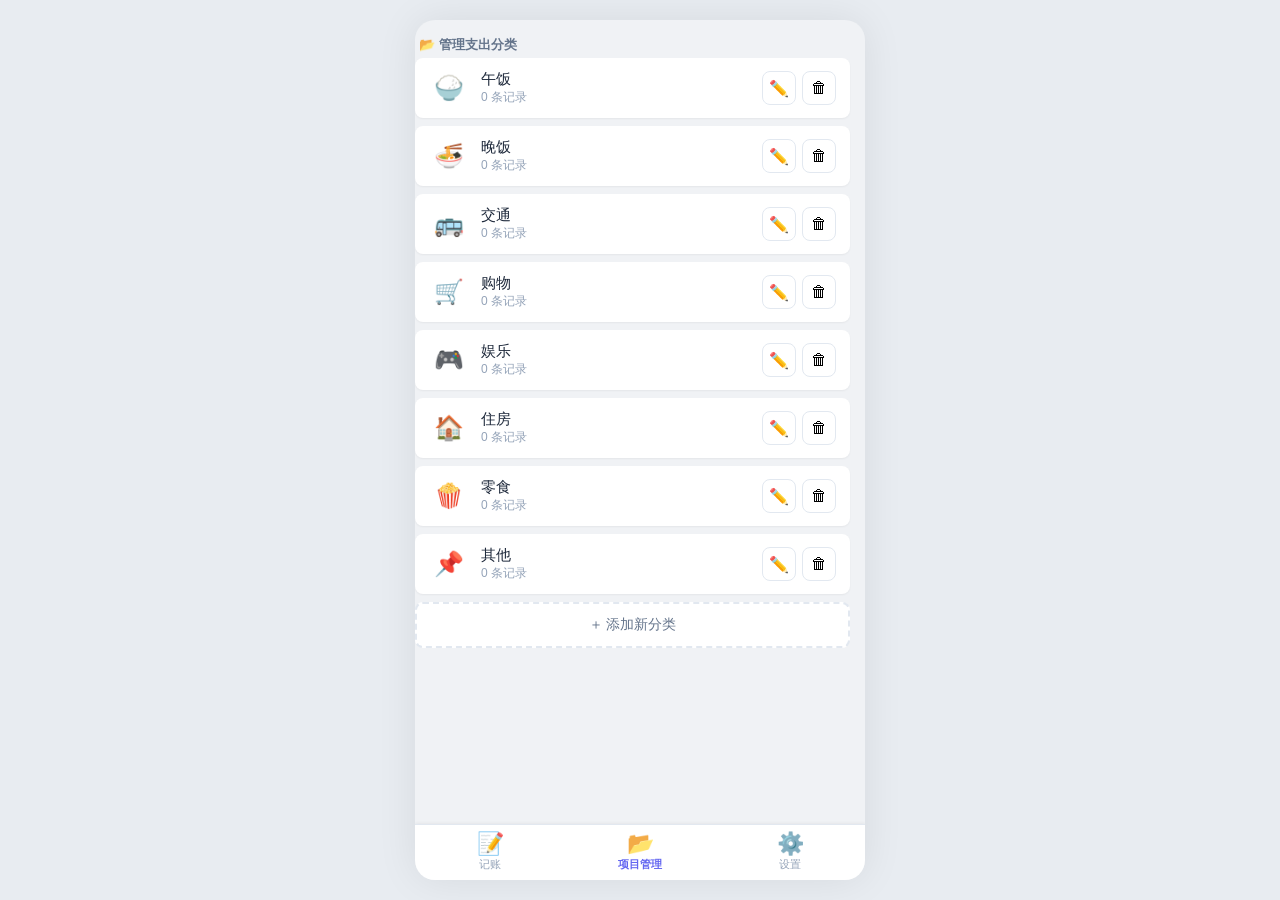
<file: categories.html>
<!DOCTYPE html>
<html lang="zh-CN">
<head>
  <meta charset="UTF-8">
  <meta name="viewport" content="width=device-width, initial-scale=1.0">
  <title>📂 项目管理</title>
  <link rel="stylesheet" href="styles.css">
  <link rel="manifest" href="manifest.json">
  <link rel="icon" href="icon.svg">
</head>
<body>

  <!-- ==================== 应用主体 ==================== -->
  <div class="app-container" id="app">

    <!-- 主内容区 -->
    <div class="content" id="content"></div>

    <!-- 底部导航菜单栏 -->
    <nav class="bottom-nav">
      <a class="nav-tab" href="record.html">
        <span class="nav-icon">📝</span>
        <span>记账</span>
      </a>
      <a class="nav-tab active" href="categories.html">
        <span class="nav-icon">📂</span>
        <span>项目管理</span>
      </a>
      <a class="nav-tab" href="settings.html">
        <span class="nav-icon">⚙️</span>
        <span>设置</span>
      </a>
    </nav>
  </div>

  <!-- ==================== 分类编辑弹窗 ==================== -->
  <div class="modal-overlay hidden" id="categoryModal">
    <div class="modal-sheet">
      <div class="modal-handle"></div>
      <div class="modal-title" id="categoryModalTitle">添加分类</div>

      <div class="modal-field">
        <label>选择图标</label>
        <div class="emoji-picker" id="emojiPicker"></div>
      </div>

      <div class="modal-field">
        <label>分类名称</label>
        <input type="text" id="modalCatNameInput" placeholder="例如：午饭、交通、购物">
      </div>

      <div class="modal-actions">
        <button class="btn-cancel" id="btnCancelCategory">取消</button>
        <button class="btn-primary" id="btnSaveCategory">保存</button>
      </div>
    </div>
  </div>

  <!-- Toast 提示 -->
  <div class="toast" id="toast"></div>

  <!-- 共享数据层 -->
  <script src="data.js"></script>

  <script>
    /* ===================================================================
       项目管理页特有逻辑：分类列表渲染、分类弹窗
       =================================================================== */

    // ---- 页面状态 ----
    let editingCategoryId = null;

    // ---- 页面渲染 ----

    function renderPage() {
      renderCategoriesTab();
    }

    function renderCategoriesTab() {
      const content = document.getElementById('content');
      let html = '<div class="category-list">';
      html += '<div class="section-title">📂 管理支出分类</div>';

      if (categories.length === 0) {
        html += '<div class="empty-state"><div class="icon">📭</div><div class="text">还没有分类，点击下方按钮添加</div></div>';
      } else {
        getSortedCategories().forEach((cat, index) => {
          const count = expenses.filter(e => e.categoryId == cat.id).length;
          const isOthers = cat.name === '其他';
          html += `
            <div class="category-card" data-cat-index="${isOthers ? '' : index}" data-category-id="${cat.id}">
              <span class="cat-emoji">${cat.emoji}</span>
              <div class="cat-info">
                <div class="cat-name">${cat.name}</div>
                <div class="cat-count">${count} 条记录</div>
              </div>
              <div class="cat-actions">
                <button class="btn-icon" data-action="edit-category" data-category-id="${cat.id}" title="编辑">✏️</button>
                <button class="btn-icon danger" data-action="delete-category" data-category-id="${cat.id}" title="删除">🗑</button>
              </div>
            </div>`;
        });
      }

      html += `
        <button class="btn-add" data-action="add-category">
          ＋ 添加新分类
        </button>`;
      html += '</div>';

      content.innerHTML = html;
    }

    // ---- 分类弹窗 ----

    function showCategoryModal(categoryId) {
      editingCategoryId = categoryId;
      const cat = categoryId ? findCategory(categoryId) : null;

      document.getElementById('categoryModalTitle').textContent = cat ? '编辑分类' : '添加分类';
      document.getElementById('modalCatNameInput').value = cat ? cat.name : '';

      const picker = document.getElementById('emojiPicker');
      let emojiHtml = '';
      EMOJI_LIST.forEach(emoji => {
        const selected = cat && cat.emoji === emoji ? ' selected' : '';
        emojiHtml += `<button class="emoji-option${selected}" data-emoji="${emoji}">${emoji}</button>`;
      });
      picker.innerHTML = emojiHtml;

      document.getElementById('categoryModal').classList.remove('hidden');
    }

    function hideCategoryModal() {
      document.getElementById('categoryModal').classList.add('hidden');
      editingCategoryId = null;
    }

    function saveCategoryFromModal() {
      const name = document.getElementById('modalCatNameInput').value.trim();
      const selectedEmoji = document.querySelector('.emoji-option.selected');
      const emoji = selectedEmoji ? selectedEmoji.dataset.emoji : '📌';

      if (!name) { showToast('请输入分类名称'); return; }

      if (editingCategoryId) {
        const cat = findCategory(editingCategoryId);
        if (cat) {
          cat.name = name;
          cat.emoji = emoji;
          // 同步更新所有使用该分类的支出记录
          expenses.forEach(e => {
            if (e.categoryId == cat.id) {
              e.categoryName = name;
              e.categoryEmoji = emoji;
            }
          });
          saveExpenses();
        }
      } else {
        insertCategoryBeforeOthers({
          id: generateId(),
          name: name,
          emoji: emoji,
        });
      }

      saveCategories();
      hideCategoryModal();
      renderPage();
      showToast(editingCategoryId ? '分类已更新 ✓' : '分类已添加 ✓');
    }

    // ---- 数据操作 ----

    function deleteCategory(categoryId) {
      const cat = findCategory(categoryId);
      if (!cat) return;

      const count = expenses.filter(e => e.categoryId == categoryId).length;
      let msg = `确定要删除「${cat.emoji} ${cat.name}」分类吗？`;
      if (count > 0) {
        msg += `\n\n该分类下有 ${count} 条支出记录，删除后这些记录仍会保留。`;
      }

      if (!confirm(msg)) return;

      categories = categories.filter(c => c.id != categoryId);
      saveCategories();
      renderPage();
      showToast('分类已删除');
    }

    // ---- 拖拽排序 ----

    const drag = {
      active: false, fromIdx: -1, toIdx: -1,
      startX: 0, startY: 0, currentY: 0,
      timer: null, el: null, clone: null, cards: [],
    };

    function getCardElements() {
      return [...document.querySelectorAll('.category-card[data-cat-index]:not([data-cat-index=""])')];
    }

    function getTargetIndex(clientY) {
      const cards = getCardElements();
      for (let i = 0; i < cards.length; i++) {
        const r = cards[i].getBoundingClientRect();
        if (clientY < r.top + r.height / 2) return i;
      }
      return cards.length - 1;
    }

    function activateDrag() {
      drag.active = true;
      drag.el.classList.add('drag-active');
      drag.cards = getCardElements();
      // 触觉反馈
      if (navigator.vibrate) navigator.vibrate(10);
    }

    function updateDragPosition(clientY) {
      drag.currentY = clientY;
      const newIdx = getTargetIndex(clientY);
      if (newIdx !== drag.toIdx) {
        drag.toIdx = newIdx;
        // 更新所有卡片的视觉状态
        drag.cards.forEach((card, i) => {
          card.classList.remove('drag-target');
          if (i === newIdx && i !== drag.fromIdx) {
            card.classList.add('drag-target');
          }
        });
      }
    }

    function commitReorder() {
      if (drag.toIdx >= 0 && drag.toIdx !== drag.fromIdx) {
        moveCategory(drag.fromIdx, drag.toIdx);
        renderPage();
        showToast('顺序已调整 ✓');
      }
    }

    function deactivateDrag() {
      drag.active = false;
      drag.fromIdx = -1;
      drag.toIdx = -1;
      if (drag.el) drag.el.classList.remove('drag-active');
      drag.el = null;
      drag.cards.forEach(c => c.classList.remove('drag-target'));
      drag.cards = [];
    }

    // ---- 事件绑定 ----

    function init() {
      loadData();
      renderPage();

      const content = document.getElementById('content');

      // 长按拖拽
      content.addEventListener('touchstart', function(e) {
        if (drag.active) return;
        const card = e.target.closest('.category-card');
        if (!card || !card.dataset.catIndex || card.dataset.catIndex === '') return;
        // 排除按钮点击
        if (e.target.closest('button')) return;

        drag.fromIdx = parseInt(card.dataset.catIndex);
        drag.toIdx = drag.fromIdx;
        drag.startX = e.touches[0].clientX;
        drag.startY = e.touches[0].clientY;
        drag.el = card;

        drag.timer = setTimeout(() => activateDrag(), 500);
      });

      content.addEventListener('touchmove', function(e) {
        if (!drag.timer && !drag.active) return;
        const dx = e.touches[0].clientX - drag.startX;
        const dy = e.touches[0].clientY - drag.startY;

        if (!drag.active) {
          if (Math.abs(dx) > 15 || Math.abs(dy) > 15) {
            clearTimeout(drag.timer);
            drag.timer = null;
          }
          return;
        }

        e.preventDefault();
        updateDragPosition(e.touches[0].clientY);
      }, { passive: false });

      content.addEventListener('touchend', function(e) {
        clearTimeout(drag.timer);
        drag.timer = null;
        if (drag.active) {
          commitReorder();
          deactivateDrag();
        }
      });

      content.addEventListener('touchcancel', function(e) {
        clearTimeout(drag.timer);
        drag.timer = null;
        if (drag.active) deactivateDrag();
      });

      // 鼠标拖拽（桌面端）
      content.addEventListener('mousedown', function(e) {
        if (drag.active) return;
        const card = e.target.closest('.category-card');
        if (!card || !card.dataset.catIndex || card.dataset.catIndex === '') return;
        if (e.target.closest('button')) return;

        drag.fromIdx = parseInt(card.dataset.catIndex);
        drag.toIdx = drag.fromIdx;
        drag.startX = e.clientX;
        drag.startY = e.clientY;
        drag.el = card;

        drag.timer = setTimeout(() => activateDrag(), 500);
      });

      document.addEventListener('mousemove', function(e) {
        if (!drag.timer && !drag.active) return;
        const dx = e.clientX - drag.startX;
        const dy = e.clientY - drag.startY;

        if (!drag.active) {
          if (Math.abs(dx) > 15 || Math.abs(dy) > 15) {
            clearTimeout(drag.timer);
            drag.timer = null;
          }
          return;
        }

        e.preventDefault();
        updateDragPosition(e.clientY);
      });

      document.addEventListener('mouseup', function(e) {
        clearTimeout(drag.timer);
        drag.timer = null;
        if (drag.active) {
          commitReorder();
          deactivateDrag();
        }
      });

      // 内容区点击事件委托（拖拽后不触发点击）
      content.addEventListener('click', (e) => {
        if (drag._justDragged) { drag._justDragged = false; return; }
        const target = e.target.closest('[data-action]');
        if (!target) return;
        const action = target.dataset.action;

        if (action === 'edit-category') {
          showCategoryModal(target.dataset.categoryId);
        } else if (action === 'delete-category') {
          deleteCategory(target.dataset.categoryId);
        } else if (action === 'add-category') {
          showCategoryModal(null);
        }
      });

      // 分类弹窗
      document.getElementById('btnSaveCategory').addEventListener('click', saveCategoryFromModal);
      document.getElementById('btnCancelCategory').addEventListener('click', hideCategoryModal);
      document.getElementById('categoryModal').addEventListener('click', function(e) {
        if (e.target === this) hideCategoryModal();
      });
      document.getElementById('emojiPicker').addEventListener('click', function(e) {
        const btn = e.target.closest('.emoji-option');
        if (!btn) return;
        this.querySelectorAll('.emoji-option').forEach(b => b.classList.remove('selected'));
        btn.classList.add('selected');
      });
    }

    document.addEventListener('DOMContentLoaded', init);
    console.log('📂 项目管理页面已就绪！');
  </script>
</body>
</html>
</file>
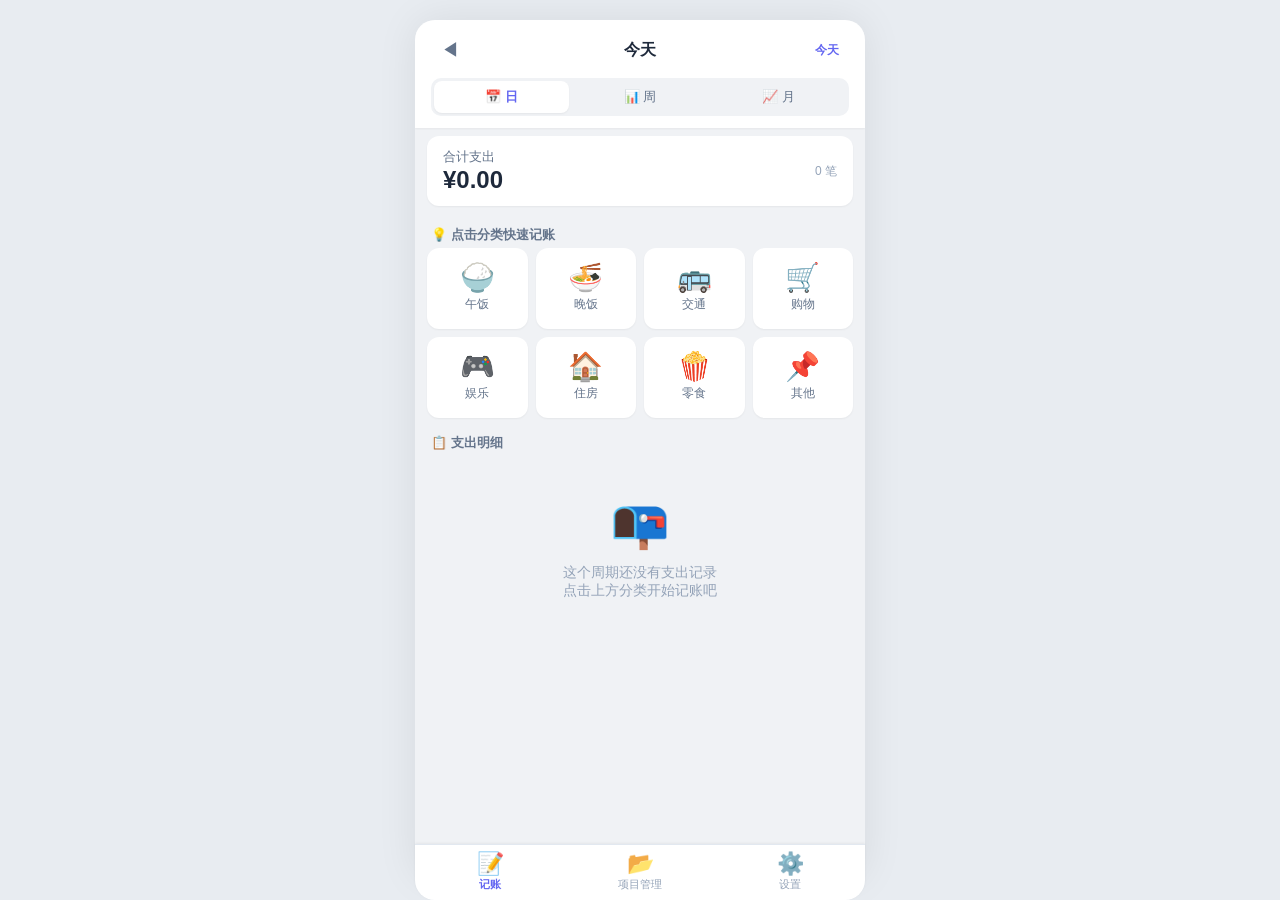
<file: index.backup.html>
<!DOCTYPE html>
<html lang="zh-CN">
<head>
  <meta charset="UTF-8">
  <meta name="viewport" content="width=device-width, initial-scale=1.0">
  <title>💰 记账本</title>
  <style>
    /* ========== CSS 变量（方便统一修改颜色） ========== */
    :root {
      --bg: #F0F2F5;
      --card: #FFFFFF;
      --primary: #6366F1;
      --primary-light: #EEF2FF;
      --text: #1E293B;
      --text-secondary: #64748B;
      --text-muted: #94A3B8;
      --border: #E2E8F0;
      --danger: #EF4444;
      --danger-light: #FEF2F2;
      --shadow-sm: 0 1px 2px rgba(0,0,0,0.05);
      --shadow: 0 1px 3px rgba(0,0,0,0.1), 0 1px 2px rgba(0,0,0,0.06);
      --radius: 12px;
      --radius-sm: 8px;
    }

    * { margin: 0; padding: 0; box-sizing: border-box; }

    body {
      font-family: -apple-system, BlinkMacSystemFont, "Segoe UI", "PingFang SC",
        "Microsoft YaHei", "Helvetica Neue", sans-serif;
      background: #E8ECF1;
      color: var(--text);
      min-height: 100vh;
      display: flex;
      justify-content: center;
      align-items: flex-start;
    }

    /* ========== 应用容器（手机样式，桌面端居中） ========== */
    .app-container {
      width: 100%;
      max-width: 450px;
      min-height: 100vh;
      background: var(--bg);
      position: relative;
      display: flex;
      flex-direction: column;
      box-shadow: 0 0 40px rgba(0,0,0,0.08);
    }

    /* ========== 顶部导航栏 ========== */
    .header {
      background: var(--card);
      padding: 12px 16px;
      position: sticky;
      top: 0;
      z-index: 100;
      box-shadow: var(--shadow-sm);
    }

    .period-nav {
      display: flex;
      align-items: center;
      justify-content: space-between;
      margin-bottom: 10px;
    }

    .period-nav button {
      background: none;
      border: none;
      font-size: 18px;
      cursor: pointer;
      padding: 6px 10px;
      border-radius: 20px;
      color: var(--text-secondary);
      transition: all 0.2s;
    }

    .nav-side {
  flex: 1;
  display: flex;
  align-items: center;
}

.nav-side-right {
  justify-content: flex-end;
  gap: 10px;
}

.period-nav button:hover { background: var(--bg); }

    .period-title {
      font-size: 16px;
      font-weight: 600;
      color: var(--text);
      cursor: pointer;
      padding: 4px 12px;
      border-radius: 16px;
      transition: background 0.2s;
    }

    .period-title:hover { background: var(--primary-light); }

    .today-btn {
      font-size: 12px !important;
      color: var(--primary) !important;
      font-weight: 600;
    }

    /* 日/周/月 切换按钮 */
    .period-tabs {
      display: flex;
      gap: 4px;
      background: var(--bg);
      border-radius: 10px;
      padding: 3px;
    }

    .period-tab {
      flex: 1;
      padding: 7px 0;
      text-align: center;
      border: none;
      background: transparent;
      border-radius: 8px;
      font-size: 13px;
      font-weight: 500;
      color: var(--text-secondary);
      cursor: pointer;
      transition: all 0.2s;
    }

    .period-tab.active {
      background: var(--card);
      color: var(--primary);
      font-weight: 600;
      box-shadow: var(--shadow-sm);
    }

    /* ========== 总金额摘要栏 ========== */
    .summary-bar {
      display: flex;
      align-items: center;
      justify-content: space-between;
      padding: 12px 16px;
      background: var(--card);
      margin: 8px 12px;
      border-radius: var(--radius);
      box-shadow: var(--shadow-sm);
    }

    .summary-label { font-size: 13px; color: var(--text-secondary); }
    .summary-amount { font-size: 24px; font-weight: 700; color: var(--text); }
    .summary-amount.over-budget { color: var(--danger); }
    .summary-count { font-size: 12px; color: var(--text-muted); }

    /* ========== 内容区域 ========== */
    .content {
      flex: 1;
      overflow-y: auto;
      padding-bottom: 80px; /* 给底部导航栏留空间 */
    }

    /* ========== 分类网格（用于快速记账） ========== */
    .category-section { padding: 4px 12px; }

    .section-title {
      font-size: 13px;
      font-weight: 600;
      color: var(--text-secondary);
      padding: 8px 4px 4px;
    }

    .category-grid {
      display: grid;
      grid-template-columns: repeat(4, 1fr);
      gap: 8px;
    }

    .category-item {
      display: flex;
      flex-direction: column;
      align-items: center;
      gap: 4px;
      padding: 14px 8px;
      background: var(--card);
      border: 2px solid transparent;
      border-radius: var(--radius);
      cursor: pointer;
      transition: all 0.2s;
      box-shadow: var(--shadow-sm);
      user-select: none;
      -webkit-tap-highlight-color: transparent;
    }

    .category-item:active {
      transform: scale(0.95);
      border-color: var(--primary);
      background: var(--primary-light);
    }

    /* 禁止浏览器长按弹出菜单（为自定义拖拽让路） */
    .category-item,
    .category-card {
      -webkit-touch-callout: none;
      -webkit-user-select: none;
      user-select: none;
    }

    .category-emoji { font-size: 28px; line-height: 1; }
    .category-name {
      font-size: 12px;
      color: var(--text-secondary);
      font-weight: 500;
      white-space: nowrap;
      overflow: hidden;
      text-overflow: ellipsis;
      max-width: 100%;
    }

    /* ========== 支出明细列表 ========== */
    .expense-section { padding: 4px 12px; }

    .date-group-header {
      font-size: 13px;
      font-weight: 600;
      color: var(--text-secondary);
      padding: 10px 4px 6px;
      display: flex;
      justify-content: space-between;
      align-items: center;
    }

    .date-group-total {
      font-size: 13px;
      color: var(--text-muted);
      font-weight: 400;
    }

    .expense-item {
      display: flex;
      align-items: center;
      gap: 10px;
      padding: 10px 12px;
      background: var(--card);
      border-radius: var(--radius-sm);
      margin-bottom: 6px;
      box-shadow: var(--shadow-sm);
      cursor: pointer;
      transition: all 0.15s;
      -webkit-tap-highlight-color: transparent;
    }

    .expense-item:active { background: #F8FAFC; }

    .expense-icon {
      width: 38px;
      height: 38px;
      border-radius: 10px;
      display: flex;
      align-items: center;
      justify-content: center;
      font-size: 18px;
      flex-shrink: 0;
      background: var(--primary-light);
    }

    .expense-info { flex: 1; min-width: 0; }

    .expense-category {
      font-size: 14px;
      font-weight: 500;
      color: var(--text);
    }

    .expense-note {
      font-size: 11px;
      color: var(--text-muted);
      white-space: nowrap;
      overflow: hidden;
      text-overflow: ellipsis;
    }

    .expense-amount {
      font-size: 16px;
      font-weight: 600;
      color: var(--text);
      flex-shrink: 0;
    }

    .expense-delete {
      width: 28px;
      height: 28px;
      border: none;
      background: transparent;
      color: var(--text-muted);
      font-size: 18px;
      cursor: pointer;
      border-radius: 50%;
      display: flex;
      align-items: center;
      justify-content: center;
      transition: all 0.2s;
      flex-shrink: 0;
    }

    .expense-delete:hover { color: var(--danger); background: var(--danger-light); }

    /* 空状态 */
    .empty-state {
      text-align: center;
      padding: 40px 20px;
      color: var(--text-muted);
    }

    .empty-state .icon { font-size: 48px; margin-bottom: 12px; }
    .empty-state .text { font-size: 14px; }

    /* ========== 项目管理页面样式 ========== */
    .category-list { padding: 8px 12px; }

    .category-card {
      display: flex;
      align-items: center;
      gap: 12px;
      padding: 12px 14px;
      background: var(--card);
      border-radius: var(--radius-sm);
      margin-bottom: 8px;
      box-shadow: var(--shadow-sm);
    }

    .category-card .cat-emoji { font-size: 24px; width: 40px; text-align: center; }
    .category-card .cat-info { flex: 1; }
    .category-card .cat-name { font-size: 15px; font-weight: 500; }
    .category-card .cat-count { font-size: 12px; color: var(--text-muted); }
    .category-card .cat-actions { display: flex; gap: 6px; }

    .btn-icon {
      width: 34px;
      height: 34px;
      border: 1px solid var(--border);
      background: var(--card);
      border-radius: 8px;
      font-size: 16px;
      cursor: pointer;
      display: flex;
      align-items: center;
      justify-content: center;
      transition: all 0.2s;
    }

    .btn-icon:hover { background: var(--bg); }
    .btn-icon.danger:hover { background: var(--danger-light); border-color: var(--danger); }

    .btn-add {
      display: flex;
      align-items: center;
      justify-content: center;
      gap: 6px;
      width: 100%;
      padding: 12px;
      margin-top: 8px;
      background: var(--card);
      border: 2px dashed var(--border);
      border-radius: var(--radius-sm);
      color: var(--text-secondary);
      font-size: 14px;
      cursor: pointer;
      transition: all 0.2s;
    }

    .btn-add:hover {
      border-color: var(--primary);
      color: var(--primary);
      background: var(--primary-light);
    }

    /* ========== 设置页面样式 ========== */
    .settings-section { padding: 8px 12px; }

    .setting-card {
      background: var(--card);
      border-radius: var(--radius);
      padding: 16px;
      margin-bottom: 10px;
      box-shadow: var(--shadow-sm);
    }

    .setting-card label {
      display: block;
      font-size: 13px;
      font-weight: 600;
      color: var(--text-secondary);
      margin-bottom: 8px;
    }

    .setting-card input[type="number"] {
      width: 100%;
      padding: 10px 12px;
      border: 1px solid var(--border);
      border-radius: var(--radius-sm);
      font-size: 16px;
      outline: none;
      transition: border 0.2s;
    }

    .setting-card input[type="number"]:focus {
      border-color: var(--primary);
      box-shadow: 0 0 0 3px var(--primary-light);
    }

    .btn-danger {
      width: 100%;
      padding: 12px;
      background: var(--danger);
      color: white;
      border: none;
      border-radius: var(--radius-sm);
      font-size: 15px;
      font-weight: 600;
      cursor: pointer;
      transition: all 0.2s;
    }

    .btn-danger:hover { background: #DC2626; }

    .btn-secondary {
      width: 100%;
      padding: 12px;
      background: var(--bg);
      color: var(--text);
      border: 1px solid var(--border);
      border-radius: var(--radius-sm);
      font-size: 15px;
      cursor: pointer;
      transition: all 0.2s;
    }

    .btn-secondary:hover { background: var(--border); }

    .about-text {
      font-size: 13px;
      color: var(--text-muted);
      text-align: center;
      padding: 20px;
      line-height: 1.8;
    }

    /* ========== 底部导航栏 ========== */
    .bottom-nav {
      position: fixed;
      bottom: 0;
      left: 50%;
      transform: translateX(-50%);
      width: 100%;
      max-width: 450px;
      background: var(--card);
      display: flex;
      border-top: 1px solid var(--border);
      z-index: 100;
      box-shadow: 0 -1px 3px rgba(0,0,0,0.05);
      padding-bottom: env(safe-area-inset-bottom);
    }

    .nav-tab {
      flex: 1;
      display: flex;
      flex-direction: column;
      align-items: center;
      gap: 2px;
      padding: 8px 0;
      border: none;
      background: transparent;
      cursor: pointer;
      color: var(--text-muted);
      font-size: 11px;
      font-weight: 500;
      transition: all 0.2s;
      -webkit-tap-highlight-color: transparent;
    }

    .nav-tab .nav-icon { font-size: 22px; line-height: 1; }
    .nav-tab.active { color: var(--primary); font-weight: 600; }

    /* ========== 弹窗/模态框 ========== */
    .modal-overlay {
      position: fixed;
      inset: 0;
      background: rgba(0,0,0,0.4);
      z-index: 200;
      display: flex;
      align-items: flex-end;
      justify-content: center;
      animation: fadeIn 0.2s ease;
    }

    .modal-overlay.hidden { display: none; }

    @keyframes fadeIn { from { opacity: 0; } to { opacity: 1; } }
    @keyframes slideUp { from { transform: translateY(100%); } to { transform: translateY(0); } }

    .modal-sheet {
      width: 100%;
      max-width: 450px;
      background: var(--card);
      border-radius: 20px 20px 0 0;
      padding: 0 16px 24px;
      animation: slideUp 0.25s ease;
      box-shadow: 0 -4px 20px rgba(0,0,0,0.15);
    }

    .modal-handle {
      width: 36px;
      height: 4px;
      background: var(--border);
      border-radius: 2px;
      margin: 10px auto 16px;
    }

    .modal-title {
      font-size: 18px;
      font-weight: 700;
      text-align: center;
      margin-bottom: 16px;
    }

    .modal-field { margin-bottom: 14px; }

    .modal-field label {
      display: block;
      font-size: 13px;
      font-weight: 600;
      color: var(--text-secondary);
      margin-bottom: 6px;
    }

    .modal-field input {
      width: 100%;
      padding: 12px;
      border: 1px solid var(--border);
      border-radius: var(--radius-sm);
      font-size: 16px;
      outline: none;
      transition: border-color 0.2s, box-shadow 0.2s;
    }

    .modal-field input:focus {
      border-color: var(--primary);
      box-shadow: 0 0 0 3px var(--primary-light);
    }

    /* emoji 选择器 */
    .emoji-picker {
      display: flex;
      flex-wrap: wrap;
      gap: 6px;
      margin-top: 4px;
    }

    .emoji-option {
      width: 36px;
      height: 36px;
      border: 2px solid var(--border);
      border-radius: 8px;
      background: var(--card);
      font-size: 18px;
      cursor: pointer;
      display: flex;
      align-items: center;
      justify-content: center;
      transition: all 0.15s;
    }

    .emoji-option:hover, .emoji-option.selected {
      border-color: var(--primary);
      background: var(--primary-light);
    }

    .modal-actions {
      display: flex;
      gap: 10px;
      margin-top: 20px;
    }

    .btn-primary {
      flex: 1;
      padding: 14px;
      background: var(--primary);
      color: white;
      border: none;
      border-radius: var(--radius-sm);
      font-size: 16px;
      font-weight: 600;
      cursor: pointer;
      transition: background 0.2s;
    }

    .btn-primary:hover { background: #4F46E5; }

    .btn-cancel {
      flex: 1;
      padding: 14px;
      background: var(--bg);
      color: var(--text);
      border: 1px solid var(--border);
      border-radius: var(--radius-sm);
      font-size: 16px;
      cursor: pointer;
      transition: background 0.2s;
    }

    .btn-cancel:hover { background: var(--border); }

    .btn-delete-item {
      padding: 10px;
      background: transparent;
      color: var(--danger);
      border: none;
      font-size: 14px;
      cursor: pointer;
      text-align: center;
      width: 100%;
      margin-top: 8px;
    }

    /* ========== 拖拽排序 ========== */
    .category-card.dragging,
    .category-item.dragging { opacity: 0.5; }

    .category-card.drag-active,
    .category-item.drag-active {
      opacity: 1;
      transform: scale(1.06);
      box-shadow: 0 10px 30px rgba(0,0,0,0.2);
      z-index: 20;
      position: relative;
      background: var(--primary-light);
      border-color: var(--primary);
    }

    .category-card.drag-target::before,
    .category-item.drag-target {
      outline: 2px dashed var(--primary);
      outline-offset: 2px;
      border-radius: var(--radius);
    }

    /* ========== Toast 提示 ========== */
    .toast {
      position: fixed;
      top: 20px;
      left: 50%;
      transform: translateX(-50%);
      background: #1E293B;
      color: white;
      padding: 10px 20px;
      border-radius: 20px;
      font-size: 14px;
      z-index: 300;
      opacity: 0;
      transition: opacity 0.3s;
      pointer-events: none;
    }

    .toast.show { opacity: 1; }

    /* ========== 桌面端适配 ========== */
    @media (min-width: 451px) {
      body {
        padding: 20px 0;
        align-items: flex-start;
      }
      .app-container {
        min-height: calc(100vh - 40px);
        border-radius: 20px;
        overflow: hidden;
      }
      .bottom-nav {
        border-radius: 0 0 20px 20px;
      }
    }
  </style>
</head>
<body>

  <!-- ==================== 应用主体 ==================== -->
  <div class="app-container" id="app">

    <!-- 顶部导航栏（记账页面显示，其他页面隐藏） -->
    <header class="header" id="header">
      <div class="period-nav">
        <span class="nav-side"><button id="btnPrev" title="上一个周期">◀</button></span>
        <span class="period-title" id="periodTitle">今天</span>
        <span class="nav-side nav-side-right">
          <button class="today-btn" id="btnToday">今天</button>
          <button id="btnNext" title="下一个周期" style="display:none;">▶</button>
        </span>
      </div>

      <div class="period-tabs">
        <button class="period-tab active" data-period="day">📅 日</button>
        <button class="period-tab" data-period="week">📊 周</button>
        <button class="period-tab" data-period="month">📈 月</button>
      </div>
    </header>

    <!-- 总金额汇总栏 -->
    <div class="summary-bar" id="summaryBar">
      <div>
        <div class="summary-label">合计支出</div>
        <div class="summary-amount" id="totalAmount">¥0.00</div>
      </div>
      <div class="summary-count" id="totalCount">0 笔</div>
    </div>

    <!-- 主内容区（根据当前标签页动态渲染） -->
    <div class="content" id="content"></div>

    <!-- 底部导航菜单栏 -->
    <nav class="bottom-nav">
      <button class="nav-tab active" data-tab="record">
        <span class="nav-icon">📝</span>
        <span>记账</span>
      </button>
      <button class="nav-tab" data-tab="categories">
        <span class="nav-icon">📂</span>
        <span>项目管理</span>
      </button>
      <button class="nav-tab" data-tab="settings">
        <span class="nav-icon">⚙️</span>
        <span>设置</span>
      </button>
    </nav>
  </div>

  <!-- ==================== 记账弹窗 ==================== -->
  <div class="modal-overlay hidden" id="expenseModal">
    <div class="modal-sheet">
      <div class="modal-handle"></div>
      <div class="modal-title" id="expenseModalTitle">记录支出</div>

      <div class="modal-field">
        <label>分类</label>
        <div style="display:flex;align-items:center;gap:8px;padding:10px 12px;background:var(--bg);border-radius:8px;">
          <span id="modalCatEmoji" style="font-size:20px;">🍚</span>
          <span id="modalCatName" style="font-weight:500;">午饭</span>
        </div>
      </div>

      <div class="modal-field">
        <label>金额 (元)</label>
        <input type="number" id="modalAmount" placeholder="0.00" step="0.01" min="0" inputmode="decimal">
      </div>

      <div class="modal-field">
        <label>日期</label>
        <input type="date" id="modalDate">
      </div>

      <div class="modal-field">
        <label>备注（选填）</label>
        <input type="text" id="modalNote" placeholder="例如：和同事一起吃饭">
      </div>

      <div class="modal-actions">
        <button class="btn-cancel" id="btnCancelExpense">取消</button>
        <button class="btn-primary" id="btnSaveExpense">保存</button>
      </div>
      <button class="btn-delete-item hidden" id="btnDeleteExpense">🗑 删除这条记录</button>
    </div>
  </div>

  <!-- ==================== 分类编辑弹窗 ==================== -->
  <div class="modal-overlay hidden" id="categoryModal">
    <div class="modal-sheet">
      <div class="modal-handle"></div>
      <div class="modal-title" id="categoryModalTitle">添加分类</div>

      <div class="modal-field">
        <label>选择图标</label>
        <div class="emoji-picker" id="emojiPicker"></div>
      </div>

      <div class="modal-field">
        <label>分类名称</label>
        <input type="text" id="modalCatNameInput" placeholder="例如：午饭、交通、购物">
      </div>

      <div class="modal-actions">
        <button class="btn-cancel" id="btnCancelCategory">取消</button>
        <button class="btn-primary" id="btnSaveCategory">保存</button>
      </div>
    </div>
  </div>

  <!-- Toast 提示 -->
  <div class="toast" id="toast"></div>

  <script>
    /* ===================================================================
       记账本 — 一个简单实用的个人支出管理工具
       所有数据存储在浏览器 localStorage 中，关闭页面后不会丢失
       =================================================================== */

    // ==================== 数据存储层 ====================

    const KEY_CATEGORIES = 'jzb_categories';   // 分类数据
    const KEY_EXPENSES = 'jzb_expenses';       // 支出数据
    const KEY_BUDGET = 'jzb_budget';           // 月度预算

    // 预设的常用 emoji，用于分类图标选择
    const EMOJI_LIST = [
      '🍚','🍜','🍞','☕','🍵','🍔','🍕','🥗',
      '🚌','🚇','🚗','🚲','⛽','🅿️',
      '🛒','👗','👟','💄','🎁','📦',
      '🎮','🎬','🎵','📚','🎯','⚽',
      '🏠','💡','💧','🔌','📱','💻',
      '💊','🏥','🐱','🐶','✂️','📌',
    ];

    // 首次使用时自动生成的默认分类
    const DEFAULT_CATEGORIES = [
      { id: 1, name: '午饭', emoji: '🍚' },
      { id: 2, name: '晚饭', emoji: '🍜' },
      { id: 3, name: '交通', emoji: '🚌' },
      { id: 4, name: '购物', emoji: '🛒' },
      { id: 5, name: '娱乐', emoji: '🎮' },
      { id: 6, name: '住房', emoji: '🏠' },
      { id: 7, name: '零食', emoji: '🍿' },
      { id: 8, name: '其他', emoji: '📌' },
    ];

    // ---- 从 localStorage 读取数据 ----
    function loadData() {
      try {
        categories = JSON.parse(localStorage.getItem(KEY_CATEGORIES));
        expenses   = JSON.parse(localStorage.getItem(KEY_EXPENSES));
        monthlyBudget = parseFloat(localStorage.getItem(KEY_BUDGET)) || 0;
      } catch (e) {
        // 数据损坏时重置
        categories = null;
        expenses = null;
      }

      // 首次使用：用默认分类初始化
      if (!categories || !Array.isArray(categories) || categories.length === 0) {
        categories = JSON.parse(JSON.stringify(DEFAULT_CATEGORIES)); // 深拷贝
        saveCategories();
      }
      if (!expenses || !Array.isArray(expenses)) {
        expenses = [];
        saveExpenses();
      }
    }

    function saveCategories() {
      localStorage.setItem(KEY_CATEGORIES, JSON.stringify(categories));
    }

    function saveExpenses() {
      localStorage.setItem(KEY_EXPENSES, JSON.stringify(expenses));
    }

    function saveBudget() {
      localStorage.setItem(KEY_BUDGET, monthlyBudget);
    }

    // ---- 生成唯一 ID ----
    function generateId() {
      return Date.now().toString(36) + Math.random().toString(36).substring(2, 7);
    }

    // ---- 根据 ID 查找分类 ----
    function findCategory(id) {
      return categories.find(c => c.id == id);
    }

    /** 获取分类列表（"其他"始终排在最后） */
    function getSortedCategories() {
      const others = categories.filter(c => c.name === '其他');
      const rest = categories.filter(c => c.name !== '其他');
      return [...rest, ...others];
    }

    /** 在"其他"之前插入新分类，没有"其他"则追加到末尾 */
    function insertCategoryBeforeOthers(cat) {
      const otherIndex = categories.findIndex(c => c.name === '其他');
      if (otherIndex >= 0) {
        categories.splice(otherIndex, 0, cat);
      } else {
        categories.push(cat);
      }
    }

    /** 移动分类（使用 display index，"其他"始终在最后不参与排序） */
    function moveCategory(displayFromIndex, displayToIndex) {
      const others = categories.filter(c => c.name === '其他');
      const rest = categories.filter(c => c.name !== '其他');
      if (displayFromIndex < 0 || displayFromIndex >= rest.length) return;
      if (displayToIndex < 0 || displayToIndex >= rest.length) return;
      const [moved] = rest.splice(displayFromIndex, 1);
      rest.splice(displayToIndex, 0, moved);
      categories.length = 0;
      categories.push(...rest, ...others);
      saveCategories();
    }

    // ==================== 全局状态 ====================

    let categories = [];        // 所有分类
    let expenses = [];          // 所有支出记录
    let monthlyBudget = 0;      // 月度预算

    let currentTab = 'record';  // 'record' | 'categories' | 'settings'
    let currentPeriod = 'day';  // 'day' | 'week' | 'month'
    let currentDate = new Date(); // 当前查看的锚点日期

    let editingExpenseId = null;   // 正在编辑的支出ID（null=新建）
    let editingCategoryId = null;  // 正在编辑的分类ID（null=新建）
    let selectedCategoryId = null; // 记账弹窗中选中的分类ID

    // ==================== 日期工具函数 ====================

    /** 格式化日期为 YYYY-MM-DD 字符串 */
    function formatDate(date) {
      const y = date.getFullYear();
      const m = String(date.getMonth() + 1).padStart(2, '0');
      const d = String(date.getDate()).padStart(2, '0');
      return `${y}-${m}-${d}`;
    }

    /** 将 YYYY-MM-DD 字符串解析为 Date 对象 */
    function parseDate(str) {
      const [y, m, d] = str.split('-').map(Number);
      return new Date(y, m - 1, d);
    }

    /** 获取今天的日期字符串 */
    function getTodayStr() {
      return formatDate(new Date());
    }

    /** 获取某周的周一 */
    function getWeekStart(date) {
      const d = new Date(date);
      const day = d.getDay();
      const diff = day === 0 ? -6 : 1 - day;  // 周日归到当周
      d.setDate(d.getDate() + diff);
      d.setHours(0, 0, 0, 0);
      return d;
    }

    /** 获取某周的周日 */
    function getWeekEnd(date) {
      const start = getWeekStart(date);
      const end = new Date(start);
      end.setDate(end.getDate() + 6);
      end.setHours(23, 59, 59, 999);
      return end;
    }

    /** 判断日期字符串是否在指定周期内 */
    function isDateInPeriod(dateStr, period, anchorDate) {
      const d = parseDate(dateStr);
      const anchor = new Date(anchorDate);

      if (period === 'day') {
        return formatDate(d) === formatDate(anchor);
      } else if (period === 'week') {
        const ws = getWeekStart(anchor);
        const we = getWeekEnd(anchor);
        return d >= ws && d <= we;
      } else if (period === 'month') {
        return d.getFullYear() === anchor.getFullYear()
            && d.getMonth() === anchor.getMonth();
      }
      return false;
    }

    /** 获取指定周期内的所有支出记录 */
    function getExpensesInPeriod(period, anchorDate) {
      return expenses.filter(e => isDateInPeriod(e.date, period, anchorDate));
    }

    /** 计算一组支出的总金额 */
    function calcTotal(expList) {
      return expList.reduce((sum, e) => sum + e.amount, 0);
    }

    /** 格式化金额为 ¥X.XX */
    function formatMoney(amount) {
      return '¥' + amount.toFixed(2);
    }

    /** HTML 转义，防止 XSS 攻击 */
    function escapeHtml(str) {
      const div = document.createElement('div');
      div.textContent = str;
      return div.innerHTML;
    }

    // ==================== 周期导航 ====================

    function changePeriod(delta) {
      const d = new Date(currentDate);
      if (currentPeriod === 'day') {
        d.setDate(d.getDate() + delta);
      } else if (currentPeriod === 'week') {
        d.setDate(d.getDate() + delta * 7);
      } else if (currentPeriod === 'month') {
        d.setMonth(d.getMonth() + delta);
      }
      currentDate = d;
      renderApp();
    }

    function goToToday() {
      currentDate = new Date();
      renderApp();
    }

    function setPeriod(period) {
      currentPeriod = period;
      renderApp();
    }

    /** 获取当前周期的人类可读标题 */
    function getPeriodTitle() {
      if (currentPeriod === 'day') {
        const today = getTodayStr();
        const cur = formatDate(currentDate);
        if (cur === today) return '今天';
        const yesterday = formatDate(new Date(Date.now() - 86400000));
        if (cur === yesterday) return '昨天';
        return cur;
      } else if (currentPeriod === 'week') {
        const ws = getWeekStart(currentDate);
        const we = getWeekEnd(currentDate);
        const fmt = (d) => `${d.getMonth() + 1}月${d.getDate()}日`;
        return fmt(ws) + ' - ' + fmt(we);
      } else {
        return currentDate.getFullYear() + '年' + (currentDate.getMonth() + 1) + '月';
      }
    }

    // ==================== 页面渲染 ====================

    /** 总渲染入口：根据当前标签页渲染对应内容 */
    function renderApp() {
      // 更新周期标题
      document.getElementById('periodTitle').textContent = getPeriodTitle();

      // 右箭头：不在"今天"时显示
      const isToday = (currentPeriod === 'day' && formatDate(currentDate) === getTodayStr());
      const btnNext = document.getElementById('btnNext');
      if (btnNext) btnNext.style.display = isToday ? 'none' : '';

      // 更新日/周/月切换按钮的激活状态
      document.querySelectorAll('.period-tab').forEach(btn => {
        btn.classList.toggle('active', btn.dataset.period === currentPeriod);
      });

      // 更新底部导航栏的激活状态
      document.querySelectorAll('.nav-tab').forEach(btn => {
        btn.classList.toggle('active', btn.dataset.tab === currentTab);
      });

      // 根据标签页渲染内容
      if (currentTab === 'record') {
        renderRecordTab();
      } else if (currentTab === 'categories') {
        renderCategoriesTab();
      } else if (currentTab === 'settings') {
        renderSettingsTab();
      }

      // 控制顶部导航栏和汇总栏的显示/隐藏
      const header = document.getElementById('header');
      const summaryBar = document.getElementById('summaryBar');
      const showHeader = (currentTab === 'record');
      header.style.display = showHeader ? '' : 'none';
      summaryBar.style.display = showHeader ? '' : 'none';
    }

    /** 渲染"记账"标签页 */
    function renderRecordTab() {
      const content = document.getElementById('content');
      const periodExpenses = getExpensesInPeriod(currentPeriod, currentDate);
      const total = calcTotal(periodExpenses);

      // 更新汇总栏
      document.getElementById('totalAmount').textContent = formatMoney(total);
      document.getElementById('totalAmount').classList.toggle('over-budget',
        monthlyBudget > 0 && total > monthlyBudget);
      document.getElementById('totalCount').textContent = periodExpenses.length + ' 笔';

      // 按日期分组（同一天的支出放在一起）
      const grouped = {};
      periodExpenses.forEach(e => {
        if (!grouped[e.date]) grouped[e.date] = [];
        grouped[e.date].push(e);
      });

      // 日期降序排列（最新的在上面）
      const sortedDates = Object.keys(grouped).sort((a, b) => b.localeCompare(a));

      let html = '';

      // ---- 分类快捷记账网格 ----
      html += '<div class="category-section">';
      html += '<div class="section-title">💡 点击分类快速记账</div>';
      html += '<div class="category-grid">';
      getSortedCategories().forEach((cat, index) => {
        const isOthers = cat.name === '其他';
        html += `
          <div class="category-item" data-action="record" data-category-id="${cat.id}" data-cat-index="${isOthers ? '' : index}">
            <span class="category-emoji">${cat.emoji}</span>
            <span class="category-name">${cat.name}</span>
          </div>`;
      });
      html += '</div></div>';

      // ---- 支出明细列表 ----
      html += '<div class="expense-section">';
      html += '<div class="section-title">📋 支出明细</div>';

      if (sortedDates.length === 0) {
        html += `
          <div class="empty-state">
            <div class="icon">📭</div>
            <div class="text">这个周期还没有支出记录<br>点击上方分类开始记账吧</div>
          </div>`;
      } else {
        sortedDates.forEach(dateStr => {
          const dayTotal = calcTotal(grouped[dateStr]);
          const d = parseDate(dateStr);
          const weekDay = ['日','一','二','三','四','五','六'][d.getDay()];
          html += `
            <div class="date-group-header">
              <span>📅 ${dateStr} 星期${weekDay}</span>
              <span class="date-group-total">${formatMoney(dayTotal)}</span>
            </div>`;

          // 每组内按ID降序（后添加的在前）
          const sorted = [...grouped[dateStr]].sort((a, b) => b.id.localeCompare(a.id));
          sorted.forEach(exp => {
            html += `
              <div class="expense-item" data-action="edit-expense" data-expense-id="${exp.id}">
                <div class="expense-icon">${exp.categoryEmoji}</div>
                <div class="expense-info">
                  <div class="expense-category">${exp.categoryName}</div>
                  ${exp.note ? `<div class="expense-note">${escapeHtml(exp.note)}</div>` : ''}
                </div>
                <span class="expense-amount">${formatMoney(exp.amount)}</span>
                <button class="expense-delete" data-action="delete-expense" data-expense-id="${exp.id}" title="删除">×</button>
              </div>`;
          });
        });
      }
      html += '</div>';

      content.innerHTML = html;
    }

    /** 渲染"项目管理"标签页 */
    function renderCategoriesTab() {
      const content = document.getElementById('content');
      let html = '<div class="category-list">';
      html += '<div class="section-title">📂 管理支出分类</div>';

      if (categories.length === 0) {
        html += '<div class="empty-state"><div class="icon">📭</div><div class="text">还没有分类，点击下方按钮添加</div></div>';
      } else {
        getSortedCategories().forEach((cat, index) => {
          const count = expenses.filter(e => e.categoryId == cat.id).length;
          const isOthers = cat.name === '其他';
          html += `
            <div class="category-card" data-cat-index="${isOthers ? '' : index}" data-category-id="${cat.id}">
              <span class="cat-emoji">${cat.emoji}</span>
              <div class="cat-info">
                <div class="cat-name">${cat.name}</div>
                <div class="cat-count">${count} 条记录</div>
              </div>
              <div class="cat-actions">
                <button class="btn-icon" data-action="edit-category" data-category-id="${cat.id}" title="编辑">✏️</button>
                <button class="btn-icon danger" data-action="delete-category" data-category-id="${cat.id}" title="删除">🗑</button>
              </div>
            </div>`;
        });
      }

      html += `
        <button class="btn-add" data-action="add-category">
          ＋ 添加新分类
        </button>`;
      html += '</div>';

      content.innerHTML = html;
    }

    /** 渲染"设置"标签页 */
    function renderSettingsTab() {
      const content = document.getElementById('content');
      const totalAll = calcTotal(expenses);
      const thisMonth = expenses.filter(e => isDateInPeriod(e.date, 'month', new Date()));
      const monthTotal = calcTotal(thisMonth);

      let html = '<div class="settings-section">';

      // 月度预算设定
      html += `
        <div class="setting-card">
          <label>💰 月度预算（元）</label>
          <input type="number" id="inputBudget" value="${monthlyBudget || ''}" placeholder="例如：2000" step="0.01" min="0">
          <div style="margin-top:8px;font-size:12px;color:var(--text-muted);">
            本月已支出 <strong style="color:${monthTotal > monthlyBudget && monthlyBudget > 0 ? 'var(--danger)' : 'var(--text)'};">${formatMoney(monthTotal)}</strong>
            ${monthlyBudget > 0 ? ' / 预算 ' + formatMoney(monthlyBudget) : ''}
            ${monthlyBudget > 0 && monthTotal > monthlyBudget ? ' ⚠️ 已超预算！' : ''}
          </div>
        </div>`;

      // 数据统计
      html += `
        <div class="setting-card">
          <label>📊 数据统计</label>
          <div style="font-size:14px;line-height:2;">
            <div>总支出记录：<strong>${expenses.length}</strong> 笔</div>
            <div>累计支出：<strong>${formatMoney(totalAll)}</strong></div>
            <div>支出分类：<strong>${categories.length}</strong> 个</div>
            <div>本月支出：<strong>${formatMoney(monthTotal)}</strong></div>
          </div>
        </div>`;

      // 数据管理操作
      html += `
        <div class="setting-card">
          <label>🛠️ 数据管理</label>
          <button class="btn-secondary" id="btnExport">📋 复制数据到剪贴板</button>
          <button class="btn-danger" id="btnClear" style="margin-top:10px;">⚠️ 清除所有数据</button>
        </div>`;

      // 关于
      html += `
        <div class="about-text">
          💰 记账本 v1.0<br>
          一个简单实用的个人记账工具<br>
          数据保存在浏览器本地，安全可靠
        </div>`;

      html += '</div>';
      content.innerHTML = html;

      // 绑定设置页面特有的事件
      document.getElementById('inputBudget').addEventListener('change', function() {
        monthlyBudget = parseFloat(this.value) || 0;
        saveBudget();
        showToast('月度预算已更新');
        renderApp();
      });

      document.getElementById('btnExport').addEventListener('click', exportData);
      document.getElementById('btnClear').addEventListener('click', clearAllData);
    }

    // ==================== 弹窗管理 ====================

    /** 打开"记账"弹窗（新建模式） */
    function showExpenseModal(categoryId) {
      editingExpenseId = null;
      selectedCategoryId = categoryId;

      const cat = findCategory(categoryId);
      document.getElementById('expenseModalTitle').textContent = '记录支出';
      document.getElementById('modalCatEmoji').textContent = cat ? cat.emoji : '📌';
      document.getElementById('modalCatName').textContent = cat ? cat.name : '未知';
      document.getElementById('modalAmount').value = '';
      document.getElementById('modalDate').value = getTodayStr();
      document.getElementById('modalNote').value = '';
      document.getElementById('btnDeleteExpense').classList.add('hidden');

      document.getElementById('expenseModal').classList.remove('hidden');
      setTimeout(() => document.getElementById('modalAmount').focus(), 300);
    }

    /** 打开"记账"弹窗（编辑已有记录） */
    function showEditExpenseModal(expenseId) {
      const exp = expenses.find(e => e.id == expenseId);
      if (!exp) return;

      editingExpenseId = expenseId;
      selectedCategoryId = exp.categoryId;

      document.getElementById('expenseModalTitle').textContent = '编辑支出';
      document.getElementById('modalCatEmoji').textContent = exp.categoryEmoji;
      document.getElementById('modalCatName').textContent = exp.categoryName;
      document.getElementById('modalAmount').value = exp.amount;
      document.getElementById('modalDate').value = exp.date;
      document.getElementById('modalNote').value = exp.note || '';
      document.getElementById('btnDeleteExpense').classList.remove('hidden');

      document.getElementById('expenseModal').classList.remove('hidden');
    }

    function hideExpenseModal() {
      document.getElementById('expenseModal').classList.add('hidden');
      editingExpenseId = null;
      selectedCategoryId = null;
    }

    /** 保存支出记录 */
    function saveExpenseFromModal() {
      const amountStr = document.getElementById('modalAmount').value;
      const dateVal = document.getElementById('modalDate').value;
      const note = document.getElementById('modalNote').value.trim();
      const amount = parseFloat(amountStr);

      if (isNaN(amount) || amount < 0) { showToast('请输入有效的金额'); return; }
      if (!dateVal) { showToast('请选择日期'); return; }

      const cat = findCategory(selectedCategoryId);
      if (!cat) { showToast('分类不存在，请重新选择'); return; }

      if (editingExpenseId) {
        // 更新已有记录
        const exp = expenses.find(e => e.id == editingExpenseId);
        if (exp) {
          exp.categoryId = cat.id;
          exp.categoryName = cat.name;
          exp.categoryEmoji = cat.emoji;
          exp.amount = Math.round(amount * 100) / 100;
          exp.date = dateVal;
          exp.note = note;
        }
      } else {
        // 新增记录
        expenses.push({
          id: generateId(),
          categoryId: cat.id,
          categoryName: cat.name,
          categoryEmoji: cat.emoji,
          amount: Math.round(amount * 100) / 100,
          date: dateVal,
          note: note,
        });
      }

      saveExpenses();
      hideExpenseModal();
      renderApp();
      showToast(editingExpenseId ? '已更新 ✓' : '已记录 ✓');
    }

    /** 删除支出记录 */
    function deleteExpenseFromModal() {
      if (!editingExpenseId) return;
      if (!confirm('确定要删除这条支出记录吗？此操作不可恢复。')) return;

      expenses = expenses.filter(e => e.id != editingExpenseId);
      saveExpenses();
      hideExpenseModal();
      renderApp();
      showToast('已删除');
    }

    // ---- 分类编辑弹窗 ----

    function showCategoryModal(categoryId) {
      editingCategoryId = categoryId;
      const cat = categoryId ? findCategory(categoryId) : null;

      document.getElementById('categoryModalTitle').textContent = cat ? '编辑分类' : '添加分类';
      document.getElementById('modalCatNameInput').value = cat ? cat.name : '';

      // 渲染 emoji 选择器
      const picker = document.getElementById('emojiPicker');
      let emojiHtml = '';
      EMOJI_LIST.forEach(emoji => {
        const selected = cat && cat.emoji === emoji ? ' selected' : '';
        emojiHtml += `<button class="emoji-option${selected}" data-emoji="${emoji}">${emoji}</button>`;
      });
      picker.innerHTML = emojiHtml;

      document.getElementById('categoryModal').classList.remove('hidden');
    }

    function hideCategoryModal() {
      document.getElementById('categoryModal').classList.add('hidden');
      editingCategoryId = null;
    }

    function saveCategoryFromModal() {
      const name = document.getElementById('modalCatNameInput').value.trim();
      const selectedEmoji = document.querySelector('.emoji-option.selected');
      const emoji = selectedEmoji ? selectedEmoji.dataset.emoji : '📌';

      if (!name) { showToast('请输入分类名称'); return; }

      if (editingCategoryId) {
        // 更新分类
        const cat = findCategory(editingCategoryId);
        if (cat) {
          cat.name = name;
          cat.emoji = emoji;
          // 同步更新所有使用该分类的支出记录
          expenses.forEach(e => {
            if (e.categoryId == cat.id) {
              e.categoryName = name;
              e.categoryEmoji = emoji;
            }
          });
          saveExpenses();
        }
      } else {
        // 新增分类（插入到"其他"之前）
        insertCategoryBeforeOthers({
          id: generateId(),
          name: name,
          emoji: emoji,
        });
      }

      saveCategories();
      hideCategoryModal();
      renderApp();
      showToast(editingCategoryId ? '分类已更新 ✓' : '分类已添加 ✓');
    }

    // ==================== 数据操作 ====================

    function deleteCategory(categoryId) {
      const cat = findCategory(categoryId);
      if (!cat) return;

      const count = expenses.filter(e => e.categoryId == categoryId).length;
      let msg = `确定要删除「${cat.emoji} ${cat.name}」分类吗？`;
      if (count > 0) {
        msg += `\n\n该分类下有 ${count} 条支出记录，删除后这些记录仍会保留。`;
      }

      if (!confirm(msg)) return;

      categories = categories.filter(c => c.id != categoryId);
      saveCategories();
      renderApp();
      showToast('分类已删除');
    }

    function deleteExpense(expenseId) {
      if (!confirm('确定要删除这条支出记录吗？')) return;
      expenses = expenses.filter(e => e.id != expenseId);
      saveExpenses();
      renderApp();
      showToast('已删除');
    }

    function clearAllData() {
      if (!confirm('⚠️ 确定要清除所有数据吗？\n\n这将删除所有支出记录和自定义分类，恢复为默认状态。\n\n此操作不可恢复！')) return;
      if (!confirm('再次确认：真的要清除所有数据吗？')) return;

      localStorage.removeItem(KEY_CATEGORIES);
      localStorage.removeItem(KEY_EXPENSES);
      categories = JSON.parse(JSON.stringify(DEFAULT_CATEGORIES));
      expenses = [];
      saveCategories();
      saveExpenses();
      renderApp();
      showToast('所有数据已清除');
    }

    function exportData() {
      const data = {
        exportTime: new Date().toLocaleString(),
        categories: categories,
        expenses: expenses,
        budget: monthlyBudget,
      };
      const text = JSON.stringify(data, null, 2);
      navigator.clipboard.writeText(text).then(() => {
        showToast('数据已复制到剪贴板 📋');
      }).catch(() => {
        // 降级方案
        const ta = document.createElement('textarea');
        ta.value = text;
        document.body.appendChild(ta);
        ta.select();
        document.execCommand('copy');
        document.body.removeChild(ta);
        showToast('数据已复制到剪贴板 📋');
      });
    }

    // ==================== Toast 提示 ====================

    let toastTimer;

    function showToast(message) {
      const toast = document.getElementById('toast');
      if (!toast) return;
      toast.textContent = message;
      toast.classList.add('show');
      clearTimeout(toastTimer);
      toastTimer = setTimeout(() => {
        toast.classList.remove('show');
      }, 1800);
    }

    // ==================== 事件绑定 ====================

    function init() {
      loadData();
      renderApp();

      // ---- 顶部导航 ----
      document.getElementById('btnToday').addEventListener('click', goToToday);
      document.getElementById('periodTitle').addEventListener('click', goToToday);

      function makeAutoRepeat(el, delta) {
        let repeatTimer = null, startTimer = null;
        function startRepeat(e) {
          e.preventDefault();
          changePeriod(delta);
          startTimer = setTimeout(() => {
            repeatTimer = setInterval(() => changePeriod(delta), 150);
          }, 400);
        }
        function stopRepeat() {
          clearTimeout(startTimer);
          clearInterval(repeatTimer);
          startTimer = null;
          repeatTimer = null;
        }
        el.addEventListener('mousedown', startRepeat);
        el.addEventListener('touchstart', startRepeat, { passive: false });
        el.addEventListener('mouseup', stopRepeat);
        el.addEventListener('mouseleave', stopRepeat);
        el.addEventListener('touchend', stopRepeat);
        el.addEventListener('touchcancel', stopRepeat);
      }
      makeAutoRepeat(document.getElementById('btnPrev'), -1);
      makeAutoRepeat(document.getElementById('btnNext'), 1);

      document.querySelectorAll('.period-tab').forEach(btn => {
        btn.addEventListener('click', () => setPeriod(btn.dataset.period));
      });

      // ---- 底部导航 ----
      document.querySelectorAll('.nav-tab').forEach(btn => {
        btn.addEventListener('click', () => {
          currentTab = btn.dataset.tab;
          renderApp();
        });
      });

      // ---- 内容区事件委托 ----
      document.getElementById('content').addEventListener('click', (e) => {
        const target = e.target.closest('[data-action]');
        if (!target) return;
        const action = target.dataset.action;

        if (action === 'record') {
          showExpenseModal(target.dataset.categoryId);
        } else if (action === 'edit-expense') {
          if (e.target.closest('[data-action="delete-expense"]')) return;
          showEditExpenseModal(target.dataset.expenseId);
        } else if (action === 'delete-expense') {
          e.stopPropagation();
          deleteExpense(target.dataset.expenseId);
        } else if (action === 'edit-category') {
          showCategoryModal(target.dataset.categoryId);
        } else if (action === 'delete-category') {
          deleteCategory(target.dataset.categoryId);
        } else if (action === 'add-category') {
          showCategoryModal(null);
        }
      });

      // ---- 记账弹窗 ----
      document.getElementById('btnSaveExpense').addEventListener('click', saveExpenseFromModal);
      document.getElementById('btnCancelExpense').addEventListener('click', hideExpenseModal);
      document.getElementById('btnDeleteExpense').addEventListener('click', deleteExpenseFromModal);
      document.getElementById('expenseModal').addEventListener('click', function(e) {
        if (e.target === this) hideExpenseModal();
      });
      document.getElementById('modalAmount').addEventListener('keydown', function(e) {
        if (e.key === 'Enter') saveExpenseFromModal();
      });

      // ---- 分类弹窗 ----
      document.getElementById('btnSaveCategory').addEventListener('click', saveCategoryFromModal);
      document.getElementById('btnCancelCategory').addEventListener('click', hideCategoryModal);
      document.getElementById('categoryModal').addEventListener('click', function(e) {
        if (e.target === this) hideCategoryModal();
      });
      document.getElementById('emojiPicker').addEventListener('click', function(e) {
        const btn = e.target.closest('.emoji-option');
        if (!btn) return;
        this.querySelectorAll('.emoji-option').forEach(b => b.classList.remove('selected'));
        btn.classList.add('selected');
      });

      // ---- 长按拖拽排序 ----
      const content = document.getElementById('content');
      const drag = {
        active: false, fromIdx: -1, toIdx: -1,
        startX: 0, startY: 0,
        timer: null, el: null, items: [], type: '',
      };
      function getDragItems(sel) {
        return [...document.querySelectorAll(sel + '[data-cat-index]:not([data-cat-index=""])')];
      }
      function getDragTargetIndex(clientX, clientY) {
        const items = drag.items;
        let bestIdx = drag.fromIdx, bestDist = Infinity;
        items.forEach((item, i) => {
          const r = item.getBoundingClientRect();
          const cx = r.left + r.width / 2;
          const cy = r.top + r.height / 2;
          const dist = Math.hypot(clientX - cx, clientY - cy);
          if (dist < bestDist) { bestDist = dist; bestIdx = i; }
        });
        return bestIdx;
      }
      function activateDrag() {
        drag.active = true;
        drag.el.classList.add('drag-active');
        if (navigator.vibrate) navigator.vibrate(10);
      }
      function updateDragPos(clientX, clientY) {
        const newIdx = getDragTargetIndex(clientX, clientY);
        if (newIdx !== drag.toIdx) {
          drag.toIdx = newIdx;
          drag.items.forEach((item, i) => {
            item.classList.remove('drag-target');
            if (i === newIdx && i !== drag.fromIdx) item.classList.add('drag-target');
          });
        }
      }
      function commitDrag() {
        if (drag.toIdx >= 0 && drag.toIdx !== drag.fromIdx) {
          moveCategory(drag.fromIdx, drag.toIdx);
          renderApp();
          showToast('顺序已调整 ✓');
        }
      }
      function deactivateDrag() {
        drag.active = false; drag.fromIdx = -1; drag.toIdx = -1;
        if (drag.el) drag.el.classList.remove('drag-active');
        drag.el = null; drag.type = '';
        drag.items.forEach(i => i.classList.remove('drag-target'));
        drag.items = [];
      }
      function startDrag(e, el, sel) {
        if (drag.active) return;
        drag.fromIdx = parseInt(el.dataset.catIndex);
        drag.toIdx = drag.fromIdx;
        drag.startX = e.clientX || e.touches[0].clientX;
        drag.startY = e.clientY || e.touches[0].clientY;
        drag.el = el; drag.items = getDragItems(sel);
        drag.timer = setTimeout(() => activateDrag(), 500);
      }

      content.addEventListener('touchstart', function(e) {
        const item = e.target.closest('.category-item');
        if (item && item.dataset.catIndex && item.dataset.catIndex !== '') {
          startDrag(e, item, '.category-item'); return;
        }
        const card = e.target.closest('.category-card');
        if (card && card.dataset.catIndex && card.dataset.catIndex !== '' && !e.target.closest('button')) {
          startDrag(e, card, '.category-card');
        }
      });
      content.addEventListener('touchmove', function(e) {
        if (!drag.timer && !drag.active) return;
        const dx = (e.touches[0].clientX || 0) - drag.startX;
        const dy = (e.touches[0].clientY || 0) - drag.startY;
        if (!drag.active) {
          if (Math.abs(dx) > 15 || Math.abs(dy) > 15) { clearTimeout(drag.timer); drag.timer = null; }
          return;
        }
        e.preventDefault();
        updateDragPos(e.touches[0].clientX, e.touches[0].clientY);
      }, { passive: false });
      content.addEventListener('touchend', function() {
        clearTimeout(drag.timer); drag.timer = null;
        if (drag.active) { commitDrag(); deactivateDrag(); }
      });
      content.addEventListener('touchcancel', function() {
        clearTimeout(drag.timer); drag.timer = null;
        if (drag.active) deactivateDrag();
      });
      content.addEventListener('mousedown', function(e) {
        const item = e.target.closest('.category-item');
        if (item && item.dataset.catIndex && item.dataset.catIndex !== '') {
          startDrag(e, item, '.category-item'); return;
        }
        const card = e.target.closest('.category-card');
        if (card && card.dataset.catIndex && card.dataset.catIndex !== '' && !e.target.closest('button')) {
          startDrag(e, card, '.category-card');
        }
      });
      document.addEventListener('mousemove', function(e) {
        if (!drag.timer && !drag.active) return;
        const dx = e.clientX - drag.startX;
        const dy = e.clientY - drag.startY;
        if (!drag.active) {
          if (Math.abs(dx) > 15 || Math.abs(dy) > 15) { clearTimeout(drag.timer); drag.timer = null; }
          return;
        }
        e.preventDefault();
        updateDragPos(e.clientX, e.clientY);
      });
      document.addEventListener('mouseup', function() {
        clearTimeout(drag.timer); drag.timer = null;
        if (drag.active) { commitDrag(); deactivateDrag(); }
      });
    }

    // ==================== 启动应用 ====================
    document.addEventListener('DOMContentLoaded', init);

    console.log('💰 记账本已就绪！');
    console.log('  - 点击分类图标快速记账');
    console.log('  - 点击支出记录可编辑或删除');
    console.log('  - 数据自动保存在浏览器本地存储中');
  </script>
</body>
</html>
</file>
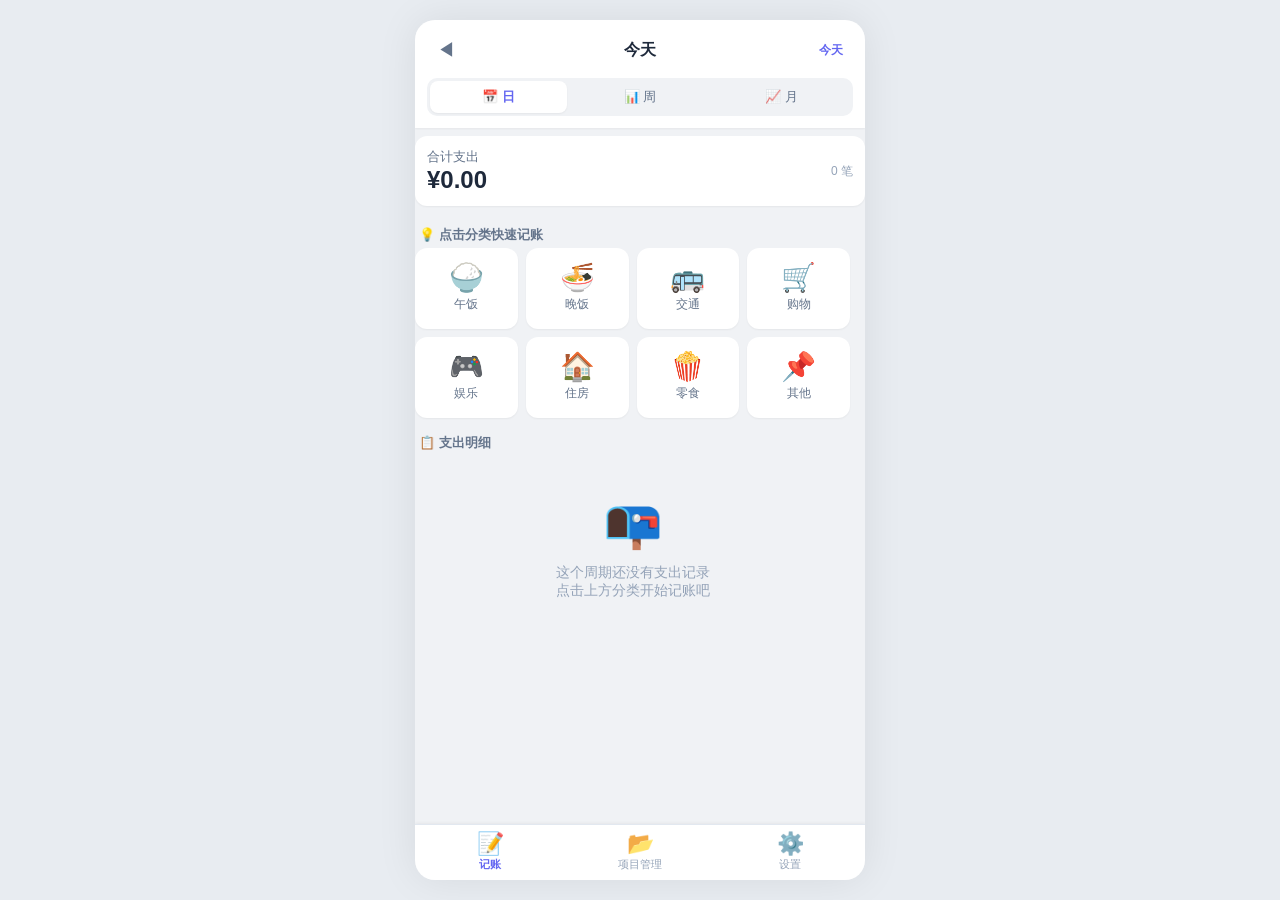
<file: record.html>
<!DOCTYPE html>
<html lang="zh-CN">
<head>
  <meta charset="UTF-8">
  <meta name="viewport" content="width=device-width, initial-scale=1.0">
  <title>📝 记账</title>
  <link rel="stylesheet" href="styles.css">
  <link rel="manifest" href="manifest.json">
  <link rel="icon" href="icon.svg">
</head>
<body>

  <!-- ==================== 应用主体 ==================== -->
  <div class="app-container" id="app">

    <!-- 顶部导航栏 -->
    <header class="header" id="header">
      <div class="period-nav">
        <span class="nav-side"><button id="btnPrev" title="上一个周期">◀</button></span>
        <span class="period-title" id="periodTitle">今天</span>
        <span class="nav-side nav-side-right">
          <button class="today-btn" id="btnToday">今天</button>
          <button id="btnNext" title="下一个周期" style="display:none;">▶</button>
        </span>
      </div>

      <div class="period-tabs">
        <button class="period-tab active" data-period="day">📅 日</button>
        <button class="period-tab" data-period="week">📊 周</button>
        <button class="period-tab" data-period="month">📈 月</button>
      </div>
    </header>

    <!-- 总金额汇总栏 -->
    <div class="summary-bar" id="summaryBar">
      <div>
        <div class="summary-label">合计支出</div>
        <div class="summary-amount" id="totalAmount">¥0.00</div>
      </div>
      <div class="summary-count" id="totalCount">0 笔</div>
    </div>

    <!-- 主内容区 -->
    <div class="content" id="content"></div>

    <!-- 底部导航菜单栏 -->
    <nav class="bottom-nav">
      <a class="nav-tab active" href="record.html">
        <span class="nav-icon">📝</span>
        <span>记账</span>
      </a>
      <a class="nav-tab" href="categories.html">
        <span class="nav-icon">📂</span>
        <span>项目管理</span>
      </a>
      <a class="nav-tab" href="settings.html">
        <span class="nav-icon">⚙️</span>
        <span>设置</span>
      </a>
    </nav>
  </div>

  <!-- ==================== 记账弹窗 ==================== -->
  <div class="modal-overlay hidden" id="expenseModal">
    <div class="modal-sheet">
      <div class="modal-handle"></div>
      <div class="modal-title" id="expenseModalTitle">记录支出</div>

      <div class="modal-field">
        <label>分类</label>
        <div style="display:flex;align-items:center;gap:8px;padding:10px 12px;background:var(--bg);border-radius:8px;">
          <span id="modalCatEmoji" style="font-size:20px;">🍚</span>
          <span id="modalCatName" style="font-weight:500;">午饭</span>
        </div>
      </div>

      <div class="modal-field">
        <label>金额 (元)</label>
        <input type="number" id="modalAmount" placeholder="0.00" step="0.01" min="0" inputmode="decimal">
      </div>

      <div class="modal-field">
        <label>日期</label>
        <input type="date" id="modalDate">
      </div>

      <div class="modal-field">
        <label>备注（选填）</label>
        <input type="text" id="modalNote" placeholder="例如：和同事一起吃饭">
      </div>

      <div class="modal-actions">
        <button class="btn-cancel" id="btnCancelExpense">取消</button>
        <button class="btn-primary" id="btnSaveExpense">保存</button>
      </div>
      <button class="btn-delete-item hidden" id="btnDeleteExpense">🗑 删除这条记录</button>
    </div>
  </div>

  <!-- Toast 提示 -->
  <div class="toast" id="toast"></div>

  <!-- 共享数据层 -->
  <script src="data.js"></script>

  <script>
    /* ===================================================================
       记账页特有逻辑：周期导航、记账弹窗、支出列表渲染
       =================================================================== */

    // ---- 页面状态 ----
    let currentPeriod = 'day';
    let currentDate = new Date();
    let editingExpenseId = null;
    let selectedCategoryId = null;

    // ---- 周期导航 ----

    function changePeriod(delta) {
      const d = new Date(currentDate);
      if (currentPeriod === 'day') {
        d.setDate(d.getDate() + delta);
      } else if (currentPeriod === 'week') {
        d.setDate(d.getDate() + delta * 7);
      } else if (currentPeriod === 'month') {
        d.setMonth(d.getMonth() + delta);
      }
      currentDate = d;
      renderPage();
    }

    function goToToday() {
      currentDate = new Date();
      renderPage();
    }

    function setPeriod(period) {
      currentPeriod = period;
      renderPage();
    }

    function getPeriodTitle() {
      if (currentPeriod === 'day') {
        const today = getTodayStr();
        const cur = formatDate(currentDate);
        if (cur === today) return '今天';
        const yesterday = formatDate(new Date(Date.now() - 86400000));
        if (cur === yesterday) return '昨天';
        return cur;
      } else if (currentPeriod === 'week') {
        const ws = getWeekStart(currentDate);
        const we = getWeekEnd(currentDate);
        const fmt = (d) => `${d.getMonth() + 1}月${d.getDate()}日`;
        return fmt(ws) + ' - ' + fmt(we);
      } else {
        return currentDate.getFullYear() + '年' + (currentDate.getMonth() + 1) + '月';
      }
    }

    // ---- 页面渲染 ----

    function renderPage() {
      const title = getPeriodTitle();
      document.getElementById('periodTitle').textContent = title;

      // 右箭头：不在"今天"时显示
      const isToday = (currentPeriod === 'day' && formatDate(currentDate) === getTodayStr());
      document.getElementById('btnNext').style.display = isToday ? 'none' : '';

      document.querySelectorAll('.period-tab').forEach(btn => {
        btn.classList.toggle('active', btn.dataset.period === currentPeriod);
      });

      renderRecordTab();
    }

    function renderRecordTab() {
      const content = document.getElementById('content');
      const periodExpenses = getExpensesInPeriod(currentPeriod, currentDate);
      const total = calcTotal(periodExpenses);

      document.getElementById('totalAmount').textContent = formatMoney(total);
      document.getElementById('totalAmount').classList.toggle('over-budget',
        monthlyBudget > 0 && total > monthlyBudget);
      document.getElementById('totalCount').textContent = periodExpenses.length + ' 笔';

      const grouped = {};
      periodExpenses.forEach(e => {
        if (!grouped[e.date]) grouped[e.date] = [];
        grouped[e.date].push(e);
      });

      const sortedDates = Object.keys(grouped).sort((a, b) => b.localeCompare(a));

      let html = '';

      // 分类快捷记账网格
      html += '<div class="category-section">';
      html += '<div class="section-title">💡 点击分类快速记账</div>';
      html += '<div class="category-grid">';
      getSortedCategories().forEach((cat, index) => {
        const isOthers = cat.name === '其他';
        html += `
          <div class="category-item" data-action="record" data-category-id="${cat.id}" data-cat-index="${isOthers ? '' : index}">
            <span class="category-emoji">${cat.emoji}</span>
            <span class="category-name">${cat.name}</span>
          </div>`;
      });
      html += '</div></div>';

      // 支出明细列表
      html += '<div class="expense-section">';
      html += '<div class="section-title">📋 支出明细</div>';

      if (sortedDates.length === 0) {
        html += `
          <div class="empty-state">
            <div class="icon">📭</div>
            <div class="text">这个周期还没有支出记录<br>点击上方分类开始记账吧</div>
          </div>`;
      } else {
        sortedDates.forEach(dateStr => {
          const dayTotal = calcTotal(grouped[dateStr]);
          const d = parseDate(dateStr);
          const weekDay = ['日','一','二','三','四','五','六'][d.getDay()];
          html += `
            <div class="date-group-header">
              <span>📅 ${dateStr} 星期${weekDay}</span>
              <span class="date-group-total">${formatMoney(dayTotal)}</span>
            </div>`;

          const sorted = [...grouped[dateStr]];
          sorted.forEach(exp => {
            html += `
              <div class="expense-item" data-action="edit-expense" data-expense-id="${exp.id}" data-expense-date="${exp.date}">
                <div class="expense-icon">${exp.categoryEmoji}</div>
                <div class="expense-info">
                  <div class="expense-category">${exp.categoryName}</div>
                  ${exp.note ? `<div class="expense-note">${escapeHtml(exp.note)}</div>` : ''}
                </div>
                <span class="expense-amount">${formatMoney(exp.amount)}</span>
                <button class="expense-delete" data-action="delete-expense" data-expense-id="${exp.id}" title="删除">×</button>
              </div>`;
          });
        });
      }
      html += '</div>';

      content.innerHTML = html;
    }

    // ---- 记账弹窗 ----

    function showExpenseModal(categoryId) {
      editingExpenseId = null;
      selectedCategoryId = categoryId;

      const cat = findCategory(categoryId);
      document.getElementById('expenseModalTitle').textContent = '记录支出';
      document.getElementById('modalCatEmoji').textContent = cat ? cat.emoji : '📌';
      document.getElementById('modalCatName').textContent = cat ? cat.name : '未知';
      document.getElementById('modalAmount').value = '';
      document.getElementById('modalDate').value = getTodayStr();
      document.getElementById('modalNote').value = '';
      document.getElementById('btnDeleteExpense').classList.add('hidden');

      document.getElementById('expenseModal').classList.remove('hidden');
      setTimeout(() => document.getElementById('modalAmount').focus(), 300);
    }

    function showEditExpenseModal(expenseId) {
      const exp = expenses.find(e => e.id == expenseId);
      if (!exp) return;

      editingExpenseId = expenseId;
      selectedCategoryId = exp.categoryId;

      document.getElementById('expenseModalTitle').textContent = '编辑支出';
      document.getElementById('modalCatEmoji').textContent = exp.categoryEmoji;
      document.getElementById('modalCatName').textContent = exp.categoryName;
      document.getElementById('modalAmount').value = exp.amount;
      document.getElementById('modalDate').value = exp.date;
      document.getElementById('modalNote').value = exp.note || '';
      document.getElementById('btnDeleteExpense').classList.remove('hidden');

      document.getElementById('expenseModal').classList.remove('hidden');
    }

    function hideExpenseModal() {
      document.getElementById('expenseModal').classList.add('hidden');
      editingExpenseId = null;
      selectedCategoryId = null;
    }

    function saveExpenseFromModal() {
      const amountStr = document.getElementById('modalAmount').value;
      const dateVal = document.getElementById('modalDate').value;
      const note = document.getElementById('modalNote').value.trim();
      const amount = parseFloat(amountStr);

      if (isNaN(amount) || amount < 0) { showToast('请输入有效的金额'); return; }
      if (!dateVal) { showToast('请选择日期'); return; }

      const cat = findCategory(selectedCategoryId);
      if (!cat) { showToast('分类不存在，请重新选择'); return; }

      if (editingExpenseId) {
        const exp = expenses.find(e => e.id == editingExpenseId);
        if (exp) {
          exp.categoryId = cat.id;
          exp.categoryName = cat.name;
          exp.categoryEmoji = cat.emoji;
          exp.amount = Math.round(amount * 100) / 100;
          exp.date = dateVal;
          exp.note = note;
        }
      } else {
        expenses.push({
          id: generateId(),
          categoryId: cat.id,
          categoryName: cat.name,
          categoryEmoji: cat.emoji,
          amount: Math.round(amount * 100) / 100,
          date: dateVal,
          note: note,
        });
      }

      saveExpenses();
      hideExpenseModal();
      renderPage();
      showToast(editingExpenseId ? '已更新 ✓' : '已记录 ✓');
    }

    function deleteExpenseFromModal() {
      if (!editingExpenseId) return;
      if (!confirm('确定要删除这条支出记录吗？此操作不可恢复。')) return;

      expenses = expenses.filter(e => e.id != editingExpenseId);
      saveExpenses();
      hideExpenseModal();
      renderPage();
      showToast('已删除');
    }

    function swapExpenseOrder(id1, id2) {
      const idx1 = expenses.findIndex(e => e.id == id1);
      const idx2 = expenses.findIndex(e => e.id == id2);
      if (idx1 < 0 || idx2 < 0) return;
      [expenses[idx1], expenses[idx2]] = [expenses[idx2], expenses[idx1]];
      saveExpenses();
    }

    function deleteExpense(expenseId) {
      if (!confirm('确定要删除这条支出记录吗？')) return;
      expenses = expenses.filter(e => e.id != expenseId);
      saveExpenses();
      renderPage();
      showToast('已删除');
    }

    // ---- 拖拽排序（网格） ----

    const drag = {
      active: false, fromIdx: -1, toIdx: -1,
      startX: 0, startY: 0,
      timer: null, el: null, items: [],
    };

    function getGridItems() {
      return [...document.querySelectorAll('.category-item[data-cat-index]:not([data-cat-index=""])')];
    }

    function getGridTargetIndex(clientX, clientY) {
      const items = getGridItems();
      let bestIdx = drag.fromIdx;
      let bestDist = Infinity;
      items.forEach((item, i) => {
        const r = item.getBoundingClientRect();
        const cx = r.left + r.width / 2;
        const cy = r.top + r.height / 2;
        const dist = Math.hypot(clientX - cx, clientY - cy);
        if (dist < bestDist) { bestDist = dist; bestIdx = i; }
      });
      return bestIdx;
    }

    function activateGridDrag() {
      drag.active = true;
      drag.el.classList.add('drag-active');
      drag.items = getGridItems();
      if (navigator.vibrate) navigator.vibrate(10);
    }

    function updateGridPosition(clientX, clientY) {
      const newIdx = getGridTargetIndex(clientX, clientY);
      if (newIdx !== drag.toIdx) {
        drag.toIdx = newIdx;
        drag.items.forEach((item, i) => {
          item.classList.remove('drag-target');
          if (i === newIdx && i !== drag.fromIdx) {
            item.classList.add('drag-target');
          }
        });
      }
    }

    function commitGridReorder() {
      if (drag.toIdx >= 0 && drag.toIdx !== drag.fromIdx) {
        moveCategory(drag.fromIdx, drag.toIdx);
        renderPage();
        showToast('顺序已调整 ✓');
      }
    }

    function deactivateGridDrag() {
      drag.active = false;
      drag.fromIdx = -1;
      drag.toIdx = -1;
      if (drag.el) drag.el.classList.remove('drag-active');
      drag.el = null;
      drag.items.forEach(i => i.classList.remove('drag-target'));
      drag.items = [];
    }

    // ---- 事件绑定 ----

    function init() {
      loadData();
      renderPage();

      // 顶部导航
      document.getElementById('btnToday').addEventListener('click', goToToday);
      document.getElementById('periodTitle').addEventListener('click', goToToday);

      // 箭头：长按持续跳转
      function makeAutoRepeat(el, delta) {
        let repeatTimer = null, startTimer = null;

        function startRepeat(e) {
          e.preventDefault();
          changePeriod(delta);
          // 先等 400ms，然后每 150ms 跳一次
          startTimer = setTimeout(() => {
            repeatTimer = setInterval(() => changePeriod(delta), 150);
          }, 400);
        }

        function stopRepeat() {
          clearTimeout(startTimer);
          clearInterval(repeatTimer);
          startTimer = null;
          repeatTimer = null;
        }

        el.addEventListener('mousedown', startRepeat);
        el.addEventListener('touchstart', startRepeat, { passive: false });
        el.addEventListener('mouseup', stopRepeat);
        el.addEventListener('mouseleave', stopRepeat);
        el.addEventListener('touchend', stopRepeat);
        el.addEventListener('touchcancel', stopRepeat);
      }

      makeAutoRepeat(document.getElementById('btnPrev'), -1);
      makeAutoRepeat(document.getElementById('btnNext'), 1);

      document.querySelectorAll('.period-tab').forEach(btn => {
        btn.addEventListener('click', () => setPeriod(btn.dataset.period));
      });

      const content = document.getElementById('content');

      // 长按拖拽（网格）
      content.addEventListener('touchstart', function(e) {
        if (drag.active) return;
        const item = e.target.closest('.category-item');
        if (!item || !item.dataset.catIndex || item.dataset.catIndex === '') return;

        drag.fromIdx = parseInt(item.dataset.catIndex);
        drag.toIdx = drag.fromIdx;
        drag.startX = e.touches[0].clientX;
        drag.startY = e.touches[0].clientY;
        drag.el = item;

        drag.timer = setTimeout(() => activateGridDrag(), 500);
      });

      content.addEventListener('touchmove', function(e) {
        if (!drag.timer && !drag.active) return;
        const dx = e.touches[0].clientX - drag.startX;
        const dy = e.touches[0].clientY - drag.startY;

        if (!drag.active) {
          if (Math.abs(dx) > 15 || Math.abs(dy) > 15) {
            clearTimeout(drag.timer);
            drag.timer = null;
          }
          return;
        }

        e.preventDefault();
        updateGridPosition(e.touches[0].clientX, e.touches[0].clientY);
      }, { passive: false });

      content.addEventListener('touchend', function(e) {
        clearTimeout(drag.timer);
        drag.timer = null;
        if (drag.active) {
          commitGridReorder();
          deactivateGridDrag();
        }
      });

      content.addEventListener('touchcancel', function(e) {
        clearTimeout(drag.timer);
        drag.timer = null;
        if (drag.active) deactivateGridDrag();
      });

      // 鼠标拖拽（桌面端）
      content.addEventListener('mousedown', function(e) {
        if (drag.active) return;
        const item = e.target.closest('.category-item');
        if (!item || !item.dataset.catIndex || item.dataset.catIndex === '') return;

        drag.fromIdx = parseInt(item.dataset.catIndex);
        drag.toIdx = drag.fromIdx;
        drag.startX = e.clientX;
        drag.startY = e.clientY;
        drag.el = item;

        drag.timer = setTimeout(() => activateGridDrag(), 500);
      });

      document.addEventListener('mousemove', function(e) {
        if (!drag.timer && !drag.active) return;
        const dx = e.clientX - drag.startX;
        const dy = e.clientY - drag.startY;

        if (!drag.active) {
          if (Math.abs(dx) > 15 || Math.abs(dy) > 15) {
            clearTimeout(drag.timer);
            drag.timer = null;
          }
          return;
        }

        e.preventDefault();
        updateGridPosition(e.clientX, e.clientY);
      });

      document.addEventListener('mouseup', function(e) {
        clearTimeout(drag.timer);
        drag.timer = null;
        if (drag.active) {
          commitGridReorder();
          deactivateGridDrag();
        }
      });

      // ---- 支出明细拖拽 ----
      const expDrag = {
        active: false, fromId: '', toId: '', fromDate: '',
        startX: 0, startY: 0,
        timer: null, el: null, items: [],
      };
      function getExpenseItems() {
        return [...document.querySelectorAll('.expense-item')];
      }
      function activateExpDrag() {
        expDrag.active = true;
        expDrag.el.classList.add('drag-active');
        expDrag.items = getExpenseItems();
        if (navigator.vibrate) navigator.vibrate(10);
      }
      function updateExpDragPos(clientY) {
        const items = expDrag.items;
        let bestIdx = -1;
        for (let i = 0; i < items.length; i++) {
          const r = items[i].getBoundingClientRect();
          if (clientY < r.top + r.height / 2) { bestIdx = i; break; }
        }
        if (bestIdx < 0) bestIdx = items.length - 1;
        if (bestIdx !== expDrag.toIdx) {
          expDrag.toIdx = bestIdx;
          const targetItem = items[bestIdx];
          items.forEach(item => item.classList.remove('drag-target'));
          if (targetItem && targetItem.dataset.expenseId !== expDrag.fromId) {
            // 只能在同一日期内拖拽
            if (targetItem.dataset.expenseDate === expDrag.fromDate) {
              targetItem.classList.add('drag-target');
            }
          }
        }
      }
      function commitExpDrag() {
        const items = getExpenseItems();
        const targetItem = items[expDrag.toIdx];
        if (targetItem && targetItem.dataset.expenseId !== expDrag.fromId
            && targetItem.dataset.expenseDate === expDrag.fromDate) {
          swapExpenseOrder(expDrag.fromId, targetItem.dataset.expenseId);
          renderPage();
          showToast('顺序已调整 ✓');
        }
      }
      function deactivateExpDrag() {
        expDrag.active = false; expDrag.fromId = ''; expDrag.toIdx = -1;
        if (expDrag.el) expDrag.el.classList.remove('drag-active');
        expDrag.el = null;
        document.querySelectorAll('.expense-item.drag-target').forEach(i => i.classList.remove('drag-target'));
        expDrag.items = [];
      }

      content.addEventListener('touchstart', function(e) {
        // 检查是否是支出项拖拽
        const expItem = e.target.closest('.expense-item');
        if (expItem && !e.target.closest('button')) {
          expDrag.fromId = expItem.dataset.expenseId;
          expDrag.fromDate = expItem.dataset.expenseDate;
          expDrag.toIdx = -1;
          expDrag.startX = e.touches[0].clientX;
          expDrag.startY = e.touches[0].clientY;
          expDrag.el = expItem;
          expDrag.timer = setTimeout(() => activateExpDrag(), 500);
        }
      });
      content.addEventListener('touchmove', function(e) {
        if (!expDrag.timer && !expDrag.active) return;
        const dy = Math.abs(e.touches[0].clientY - expDrag.startY);
        if (!expDrag.active) {
          if (dy > 15) { clearTimeout(expDrag.timer); expDrag.timer = null; }
          return;
        }
        e.preventDefault();
        updateExpDragPos(e.touches[0].clientY);
      }, { passive: false });
      content.addEventListener('touchend', function(e) {
        clearTimeout(expDrag.timer); expDrag.timer = null;
        if (expDrag.active) { commitExpDrag(); deactivateExpDrag(); }
      });
      content.addEventListener('touchcancel', function() {
        clearTimeout(expDrag.timer); expDrag.timer = null;
        if (expDrag.active) deactivateExpDrag();
      });
      content.addEventListener('mousedown', function(e) {
        const expItem = e.target.closest('.expense-item');
        if (expItem && !e.target.closest('button')) {
          expDrag.fromId = expItem.dataset.expenseId;
          expDrag.fromDate = expItem.dataset.expenseDate;
          expDrag.toIdx = -1;
          expDrag.startX = e.clientX;
          expDrag.startY = e.clientY;
          expDrag.el = expItem;
          expDrag.timer = setTimeout(() => activateExpDrag(), 500);
        }
      });
      document.addEventListener('mousemove', function(e) {
        if (!expDrag.timer && !expDrag.active) return;
        const dy = Math.abs(e.clientY - expDrag.startY);
        if (!expDrag.active) {
          if (dy > 15) { clearTimeout(expDrag.timer); expDrag.timer = null; }
          return;
        }
        e.preventDefault();
        updateExpDragPos(e.clientY);
      });
      document.addEventListener('mouseup', function() {
        clearTimeout(expDrag.timer); expDrag.timer = null;
        if (expDrag.active) { commitExpDrag(); deactivateExpDrag(); }
      });

      // 内容区事件委托
      content.addEventListener('click', (e) => {
        const target = e.target.closest('[data-action]');
        if (!target) return;
        const action = target.dataset.action;

        if (action === 'record') {
          showExpenseModal(target.dataset.categoryId);
        } else if (action === 'edit-expense') {
          if (e.target.closest('[data-action="delete-expense"]')) return;
          showEditExpenseModal(target.dataset.expenseId);
        } else if (action === 'delete-expense') {
          e.stopPropagation();
          deleteExpense(target.dataset.expenseId);
        }
      });

      // 记账弹窗
      document.getElementById('btnSaveExpense').addEventListener('click', saveExpenseFromModal);
      document.getElementById('btnCancelExpense').addEventListener('click', hideExpenseModal);
      document.getElementById('btnDeleteExpense').addEventListener('click', deleteExpenseFromModal);
      document.getElementById('expenseModal').addEventListener('click', function(e) {
        if (e.target === this) hideExpenseModal();
      });
      document.getElementById('modalAmount').addEventListener('keydown', function(e) {
        if (e.key === 'Enter') saveExpenseFromModal();
      });
    }

    document.addEventListener('DOMContentLoaded', init);
    console.log('📝 记账页面已就绪！');
  </script>
</body>
</html>
</file>
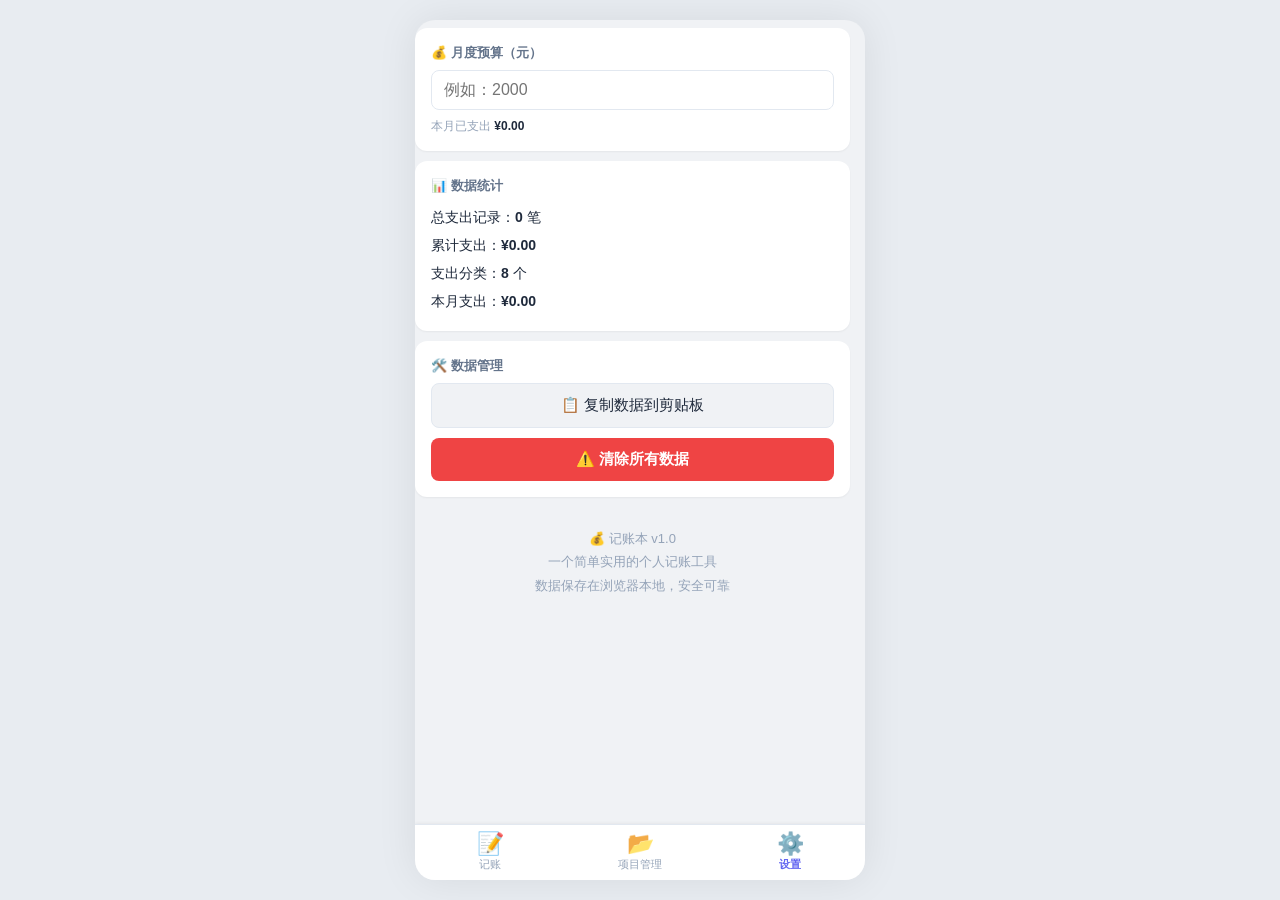
<file: settings.html>
<!DOCTYPE html>
<html lang="zh-CN">
<head>
  <meta charset="UTF-8">
  <meta name="viewport" content="width=device-width, initial-scale=1.0">
  <title>⚙️ 设置</title>
  <link rel="stylesheet" href="styles.css">
  <link rel="manifest" href="manifest.json">
  <link rel="icon" href="icon.svg">
</head>
<body>

  <!-- ==================== 应用主体 ==================== -->
  <div class="app-container" id="app">

    <!-- 主内容区 -->
    <div class="content" id="content"></div>

    <!-- 底部导航菜单栏 -->
    <nav class="bottom-nav">
      <a class="nav-tab" href="record.html">
        <span class="nav-icon">📝</span>
        <span>记账</span>
      </a>
      <a class="nav-tab" href="categories.html">
        <span class="nav-icon">📂</span>
        <span>项目管理</span>
      </a>
      <a class="nav-tab active" href="settings.html">
        <span class="nav-icon">⚙️</span>
        <span>设置</span>
      </a>
    </nav>
  </div>

  <!-- Toast 提示 -->
  <div class="toast" id="toast"></div>

  <!-- 共享数据层 -->
  <script src="data.js"></script>

  <script>
    /* ===================================================================
       设置页特有逻辑：预算设定、数据统计、导入导出
       =================================================================== */

    // ---- 页面渲染 ----

    function renderPage() {
      renderSettingsTab();
    }

    function renderSettingsTab() {
      const content = document.getElementById('content');
      const totalAll = calcTotal(expenses);
      const thisMonth = expenses.filter(e => isDateInPeriod(e.date, 'month', new Date()));
      const monthTotal = calcTotal(thisMonth);

      let html = '<div class="settings-section">';

      // 月度预算设定
      html += `
        <div class="setting-card">
          <label>💰 月度预算（元）</label>
          <input type="number" id="inputBudget" value="${monthlyBudget || ''}" placeholder="例如：2000" step="0.01" min="0">
          <div style="margin-top:8px;font-size:12px;color:var(--text-muted);">
            本月已支出 <strong style="color:${monthTotal > monthlyBudget && monthlyBudget > 0 ? 'var(--danger)' : 'var(--text)'};">${formatMoney(monthTotal)}</strong>
            ${monthlyBudget > 0 ? ' / 预算 ' + formatMoney(monthlyBudget) : ''}
            ${monthlyBudget > 0 && monthTotal > monthlyBudget ? ' ⚠️ 已超预算！' : ''}
          </div>
        </div>`;

      // 数据统计
      html += `
        <div class="setting-card">
          <label>📊 数据统计</label>
          <div style="font-size:14px;line-height:2;">
            <div>总支出记录：<strong>${expenses.length}</strong> 笔</div>
            <div>累计支出：<strong>${formatMoney(totalAll)}</strong></div>
            <div>支出分类：<strong>${categories.length}</strong> 个</div>
            <div>本月支出：<strong>${formatMoney(monthTotal)}</strong></div>
          </div>
        </div>`;

      // 数据管理操作
      html += `
        <div class="setting-card">
          <label>🛠️ 数据管理</label>
          <button class="btn-secondary" id="btnExport">📋 复制数据到剪贴板</button>
          <button class="btn-danger" id="btnClear" style="margin-top:10px;">⚠️ 清除所有数据</button>
        </div>`;

      // 关于
      html += `
        <div class="about-text">
          💰 记账本 v1.0<br>
          一个简单实用的个人记账工具<br>
          数据保存在浏览器本地，安全可靠
        </div>`;

      html += '</div>';
      content.innerHTML = html;

      // 绑定设置页面特有事件
      document.getElementById('inputBudget').addEventListener('change', function() {
        monthlyBudget = parseFloat(this.value) || 0;
        saveBudget();
        showToast('月度预算已更新');
      });

      document.getElementById('btnExport').addEventListener('click', exportData);
      document.getElementById('btnClear').addEventListener('click', clearAllData);
    }

    // ---- 数据操作 ----

    function clearAllData() {
      if (!confirm('⚠️ 确定要清除所有数据吗？\n\n这将删除所有支出记录和自定义分类，恢复为默认状态。\n\n此操作不可恢复！')) return;
      if (!confirm('再次确认：真的要清除所有数据吗？')) return;

      localStorage.removeItem(KEY_CATEGORIES);
      localStorage.removeItem(KEY_EXPENSES);
      categories = JSON.parse(JSON.stringify(DEFAULT_CATEGORIES));
      expenses = [];
      saveCategories();
      saveExpenses();
      renderPage();
      showToast('所有数据已清除');
    }

    function exportData() {
      const data = {
        exportTime: new Date().toLocaleString(),
        categories: categories,
        expenses: expenses,
        budget: monthlyBudget,
      };
      const text = JSON.stringify(data, null, 2);
      navigator.clipboard.writeText(text).then(() => {
        showToast('数据已复制到剪贴板 📋');
      }).catch(() => {
        const ta = document.createElement('textarea');
        ta.value = text;
        document.body.appendChild(ta);
        ta.select();
        document.execCommand('copy');
        document.body.removeChild(ta);
        showToast('数据已复制到剪贴板 📋');
      });
    }

    // ---- 启动 ----

    function init() {
      loadData();
      renderPage();
    }

    document.addEventListener('DOMContentLoaded', init);
    console.log('⚙️ 设置页面已就绪！');
  </script>
</body>
</html>
</file>
<file: styles.css>
/* ========== CSS 变量（方便统一修改颜色） ========== */
:root {
  --bg: #F0F2F5;
  --card: #FFFFFF;
  --primary: #6366F1;
  --primary-light: #EEF2FF;
  --text: #1E293B;
  --text-secondary: #64748B;
  --text-muted: #94A3B8;
  --border: #E2E8F0;
  --danger: #EF4444;
  --danger-light: #FEF2F2;
  --shadow-sm: 0 1px 2px rgba(0, 0, 0, 0.05);
  --shadow: 0 1px 3px rgba(0, 0, 0, 0.1), 0 1px 2px rgba(0, 0, 0, 0.06);
  --radius: 12px;
  --radius-sm: 8px;
}

* {
  margin: 0;
  padding: 0;
  box-sizing: border-box;
  outline: none;
  -webkit-tap-highlight-color: transparent;
}

body {
  font-family: -apple-system, BlinkMacSystemFont, "Segoe UI", "PingFang SC",
    "Microsoft YaHei", "Helvetica Neue", sans-serif;
  background: #E8ECF1;
  color: var(--text);
  min-height: 100vh;
  display: flex;
  justify-content: center;
  align-items: flex-start;
}

/* ========== 应用容器（手机样式，桌面端居中） ========== */
.app-container {
  width: 100%;
  max-width: 450px;
  min-height: 100vh;
  background: var(--bg);
  position: relative;
  display: flex;
  flex-direction: column;
  box-shadow: 0 0 40px rgba(0, 0, 0, 0.08);
}

/* ========== 顶部导航栏 ========== */
.header {
  background: var(--card);
  padding: 12px;
  position: sticky;
  top: 0;
  z-index: 100;
  box-shadow: var(--shadow-sm);
}

.period-nav {
  display: flex;
  align-items: center;
  justify-content: space-between;
  margin-bottom: 10px;
}

.period-nav button {
  background: none;
  border: none;
  font-size: 18px;
  cursor: pointer;
  padding: 6px 10px;
  border-radius: 20px;
  color: var(--text-secondary);
  transition: all 0.2s;
}

.nav-side {
  flex: 1;
  display: flex;
  align-items: center;
}

.nav-side-right {
  justify-content: flex-end;
  gap: 10px;
}

.period-nav button:hover {
  background: var(--bg);
}

.period-title {
  font-size: 16px;
  font-weight: 600;
  color: var(--text);
  cursor: pointer;
  padding: 4px 12px;
  border-radius: 16px;
  transition: background 0.2s;
}

.period-title:hover {
  background: var(--primary-light);
}

.today-btn {
  font-size: 12px !important;
  color: var(--primary) !important;
  font-weight: 600;
}

/* 日/周/月 切换按钮 */
.period-tabs {
  display: flex;
  gap: 4px;
  background: var(--bg);
  border-radius: 10px;
  padding: 3px;
}

.period-tab {
  flex: 1;
  padding: 7px 0;
  text-align: center;
  border: none;
  background: transparent;
  border-radius: 8px;
  font-size: 13px;
  font-weight: 500;
  color: var(--text-secondary);
  cursor: pointer;
  transition: all 0.2s;
}

.period-tab.active {
  background: var(--card);
  color: var(--primary);
  font-weight: 600;
  box-shadow: var(--shadow-sm);
}

/* ========== 总金额摘要栏 ========== */
.summary-bar {
  display: flex;
  align-items: center;
  justify-content: space-between;
  padding: 12px;
  background: var(--card);
  margin: 8px 0;
  border-radius: var(--radius);
  box-shadow: var(--shadow-sm);
}

.summary-label {
  font-size: 13px;
  color: var(--text-secondary);
}

.summary-amount {
  font-size: 24px;
  font-weight: 700;
  color: var(--text);
}

.summary-amount.over-budget {
  color: var(--danger);
}

.summary-count {
  font-size: 12px;
  color: var(--text-muted);
}

/* ========== 内容区域 ========== */
.content {
  flex: 1;
  min-width: 0;
  overflow-x: hidden;
  overflow-y: auto;
  scrollbar-gutter: stable;
  padding-bottom: 80px;
  /* 底部留空给导航栏 */
}

/* ========== 分类网格（用于快速记账） ========== */
.category-section {
  padding: 4px 0;
}

.section-title {
  font-size: 13px;
  font-weight: 600;
  color: var(--text-secondary);
  padding: 8px 4px 4px;
}

.category-grid {
  display: grid;
  grid-template-columns: repeat(4, 1fr);
  gap: 8px;
}

.category-item {
  display: flex;
  flex-direction: column;
  align-items: center;
  gap: 4px;
  padding: 14px 8px;
  background: var(--card);
  border: 2px solid transparent;
  border-radius: var(--radius);
  cursor: pointer;
  transition: all 0.2s;
  box-shadow: var(--shadow-sm);
  user-select: none;
  -webkit-tap-highlight-color: transparent;
}

.category-item:active {
  transform: scale(0.95);
  border-color: var(--primary);
  background: var(--primary-light);
}

/* 禁止浏览器长按弹出菜单（为自定义拖拽让路） */
.category-item,
.category-card,
.expense-item {
  -webkit-touch-callout: none;
  -webkit-user-select: none;
  user-select: none;
}

.category-emoji {
  font-size: 28px;
  line-height: 1;
}

.category-name {
  font-size: 12px;
  color: var(--text-secondary);
  font-weight: 500;
  white-space: nowrap;
  overflow: hidden;
  text-overflow: ellipsis;
  max-width: 100%;
}

/* ========== 支出明细列表 ========== */
.expense-section {
  padding: 4px 0;
}

.date-group-header {
  font-size: 13px;
  font-weight: 600;
  color: var(--text-secondary);
  padding: 10px 4px 6px;
  display: flex;
  justify-content: space-between;
  align-items: center;
}

.date-group-total {
  font-size: 13px;
  color: var(--text-muted);
  font-weight: 400;
}

.expense-item {
  display: flex;
  align-items: center;
  gap: 10px;
  padding: 10px 12px;
  background: var(--card);
  border-radius: var(--radius-sm);
  margin-bottom: 6px;
  box-shadow: var(--shadow-sm);
  cursor: pointer;
  transition: all 0.15s;
  -webkit-tap-highlight-color: transparent;
}

.expense-item:active {
  background: #F8FAFC;
}

.expense-icon {
  width: 38px;
  height: 38px;
  border-radius: 10px;
  display: flex;
  align-items: center;
  justify-content: center;
  font-size: 18px;
  flex-shrink: 0;
  background: var(--primary-light);
}

.expense-info {
  flex: 1;
  min-width: 0;
}

.expense-category {
  font-size: 14px;
  font-weight: 500;
  color: var(--text);
}

.expense-note {
  font-size: 11px;
  color: var(--text-muted);
  white-space: nowrap;
  overflow: hidden;
  text-overflow: ellipsis;
}

.expense-amount {
  font-size: 16px;
  font-weight: 600;
  color: var(--text);
  flex-shrink: 0;
}

.expense-delete {
  width: 28px;
  height: 28px;
  border: none;
  background: transparent;
  color: var(--text-muted);
  font-size: 18px;
  cursor: pointer;
  border-radius: 50%;
  display: flex;
  align-items: center;
  justify-content: center;
  transition: all 0.2s;
  flex-shrink: 0;
}

.expense-delete:hover {
  color: var(--danger);
  background: var(--danger-light);
}

/* 空状态 */
.empty-state {
  text-align: center;
  padding: 40px 20px;
  color: var(--text-muted);
}

.empty-state .icon {
  font-size: 48px;
  margin-bottom: 12px;
}

.empty-state .text {
  font-size: 14px;
}

/* ========== 项目管理页面样式 ========== */
.category-list {
  padding: 8px 0;
}

.category-card {
  display: flex;
  align-items: center;
  gap: 12px;
  padding: 12px 14px;
  background: var(--card);
  border-radius: var(--radius-sm);
  margin-bottom: 8px;
  box-shadow: var(--shadow-sm);
}

.category-card .cat-emoji {
  font-size: 24px;
  width: 40px;
  text-align: center;
}

.category-card .cat-info {
  flex: 1;
}

.category-card .cat-name {
  font-size: 15px;
  font-weight: 500;
}

.category-card .cat-count {
  font-size: 12px;
  color: var(--text-muted);
}

.category-card .cat-actions {
  display: flex;
  gap: 6px;
}

.btn-icon {
  width: 34px;
  height: 34px;
  border: 1px solid var(--border);
  background: var(--card);
  border-radius: 8px;
  font-size: 16px;
  cursor: pointer;
  display: flex;
  align-items: center;
  justify-content: center;
  transition: all 0.2s;
}

.btn-icon:hover {
  background: var(--bg);
}

.btn-icon.danger:hover {
  background: var(--danger-light);
  border-color: var(--danger);
}

.btn-add {
  display: flex;
  align-items: center;
  justify-content: center;
  gap: 6px;
  width: 100%;
  padding: 12px;
  margin-top: 8px;
  background: var(--card);
  border: 2px dashed var(--border);
  border-radius: var(--radius-sm);
  color: var(--text-secondary);
  font-size: 14px;
  cursor: pointer;
  transition: all 0.2s;
}

.btn-add:hover {
  border-color: var(--primary);
  color: var(--primary);
  background: var(--primary-light);
}

/* ========== 设置页面样式 ========== */
.settings-section {
  padding: 8px 0;
}

.setting-card {
  background: var(--card);
  border-radius: var(--radius);
  padding: 16px;
  margin-bottom: 10px;
  box-shadow: var(--shadow-sm);
}

.setting-card label {
  display: block;
  font-size: 13px;
  font-weight: 600;
  color: var(--text-secondary);
  margin-bottom: 8px;
}

.setting-card input[type="number"] {
  width: 100%;
  padding: 10px 12px;
  border: 1px solid var(--border);
  border-radius: var(--radius-sm);
  font-size: 16px;
  outline: none;
  transition: border 0.2s;
}

.setting-card input[type="number"]:focus {
  border-color: var(--primary);
  box-shadow: 0 0 0 3px var(--primary-light);
}

.btn-danger {
  width: 100%;
  padding: 12px;
  background: var(--danger);
  color: white;
  border: none;
  border-radius: var(--radius-sm);
  font-size: 15px;
  font-weight: 600;
  cursor: pointer;
  transition: all 0.2s;
}

.btn-danger:hover {
  background: #DC2626;
}

.btn-secondary {
  width: 100%;
  padding: 12px;
  background: var(--bg);
  color: var(--text);
  border: 1px solid var(--border);
  border-radius: var(--radius-sm);
  font-size: 15px;
  cursor: pointer;
  transition: all 0.2s;
}

.btn-secondary:hover {
  background: var(--border);
}

.about-text {
  font-size: 13px;
  color: var(--text-muted);
  text-align: center;
  padding: 20px;
  line-height: 1.8;
}

/* ========== 底部导航栏 ========== */
.bottom-nav {
  width: 100%;
  background: var(--card);
  display: flex;
  border-top: 1px solid var(--border);
  z-index: 100;
  box-shadow: 0 -1px 3px rgba(0, 0, 0, 0.05);
  padding-bottom: env(safe-area-inset-bottom);
}

.nav-tab {
  flex: 1;
  display: flex;
  flex-direction: column;
  align-items: center;
  gap: 2px;
  padding: 8px 0;
  border: none;
  background: transparent;
  cursor: pointer;
  color: var(--text-muted);
  font-size: 11px;
  font-weight: 500;
  text-decoration: none;
  transition: all 0.2s;
  -webkit-tap-highlight-color: transparent;
}

.nav-tab .nav-icon {
  font-size: 22px;
  line-height: 1;
}

.nav-tab.active {
  color: var(--primary);
  font-weight: 600;
}

/* ========== 弹窗/模态框 ========== */
.modal-overlay {
  position: fixed;
  inset: 0;
  background: rgba(0, 0, 0, 0.4);
  z-index: 200;
  display: flex;
  align-items: flex-end;
  justify-content: center;
  animation: fadeIn 0.2s ease;
}

.modal-overlay.hidden {
  display: none;
}

@keyframes fadeIn {
  from {
    opacity: 0;
  }

  to {
    opacity: 1;
  }
}

@keyframes slideUp {
  from {
    transform: translateY(100%);
  }

  to {
    transform: translateY(0);
  }
}

.modal-sheet {
  width: 100%;
  max-width: 450px;
  background: var(--card);
  border-radius: 20px 20px 0 0;
  padding: 0 16px 24px;
  animation: slideUp 0.25s ease;
  box-shadow: 0 -4px 20px rgba(0, 0, 0, 0.15);
}

.modal-handle {
  width: 36px;
  height: 4px;
  background: var(--border);
  border-radius: 2px;
  margin: 10px auto 16px;
}

.modal-title {
  font-size: 18px;
  font-weight: 700;
  text-align: center;
  margin-bottom: 16px;
}

.modal-field {
  margin-bottom: 14px;
}

.modal-field label {
  display: block;
  font-size: 13px;
  font-weight: 600;
  color: var(--text-secondary);
  margin-bottom: 6px;
}

.modal-field input {
  width: 100%;
  padding: 12px;
  border: 1px solid var(--border);
  border-radius: var(--radius-sm);
  font-size: 16px;
  outline: none;
  transition: border-color 0.2s, box-shadow 0.2s;
}

.modal-field input:focus {
  border-color: var(--primary);
  box-shadow: 0 0 0 3px var(--primary-light);
}

/* emoji 选择器 */
.emoji-picker {
  display: flex;
  flex-wrap: wrap;
  gap: 6px;
  margin-top: 4px;
}

.emoji-option {
  width: 36px;
  height: 36px;
  border: 2px solid var(--border);
  border-radius: 8px;
  background: var(--card);
  font-size: 18px;
  cursor: pointer;
  display: flex;
  align-items: center;
  justify-content: center;
  transition: all 0.15s;
}

.emoji-option:hover,
.emoji-option.selected {
  border-color: var(--primary);
  background: var(--primary-light);
}

.modal-actions {
  display: flex;
  gap: 10px;
  margin-top: 20px;
}

.btn-primary {
  flex: 1;
  padding: 14px;
  background: var(--primary);
  color: white;
  border: none;
  border-radius: var(--radius-sm);
  font-size: 16px;
  font-weight: 600;
  cursor: pointer;
  transition: background 0.2s;
}

.btn-primary:hover {
  background: #4F46E5;
}

.btn-cancel {
  flex: 1;
  padding: 14px;
  background: var(--bg);
  color: var(--text);
  border: 1px solid var(--border);
  border-radius: var(--radius-sm);
  font-size: 16px;
  cursor: pointer;
  transition: background 0.2s;
}

.btn-cancel:hover {
  background: var(--border);
}

.btn-delete-item {
  padding: 10px;
  background: transparent;
  color: var(--danger);
  border: none;
  font-size: 14px;
  cursor: pointer;
  text-align: center;
  width: 100%;
  margin-top: 8px;
}

/* ========== 拖拽排序 ========== */
.category-card.dragging,
.category-item.dragging,
.expense-item.dragging {
  opacity: 0.5;
}

.category-card.drag-active,
.category-item.drag-active,
.expense-item.drag-active {
  opacity: 1;
  transform: scale(1.04);
  box-shadow: 0 10px 30px rgba(0, 0, 0, 0.2);
  z-index: 20;
  position: relative;
  background: var(--primary-light);
  border-color: var(--primary);
  border-radius: var(--radius-sm);
}

.category-card.drag-target::before,
.category-item.drag-target {
  outline: 2px dashed var(--primary);
  outline-offset: 2px;
  border-radius: var(--radius);
}

.expense-item.drag-target {
  outline: 2px dashed var(--primary);
  outline-offset: 2px;
  border-radius: var(--radius-sm);
  background: var(--primary-light);
}

/* 拖拽中的占位空档 */
.category-card.drag-gap-top {
  margin-top: 60px;
}

.category-card.drag-gap-bottom {
  margin-bottom: 60px;
}

.category-item.drag-gap {
  background: var(--primary-light);
}

/* ========== Toast 提示 ========== */
.toast {
  position: fixed;
  top: 20px;
  left: 50%;
  transform: translateX(-50%);
  background: #1E293B;
  color: white;
  padding: 10px 20px;
  border-radius: 20px;
  font-size: 14px;
  z-index: 300;
  opacity: 0;
  transition: opacity 0.3s;
  pointer-events: none;
}

.toast.show {
  opacity: 1;
}

/* ========== 桌面端适配 ========== */
@media (min-width: 451px) {
  body {
    padding: 20px 0;
    align-items: flex-start;
  }

  .app-container {
    min-height: calc(100vh - 40px);
    border-radius: 20px;
    overflow: hidden;
  }

}
</file>
